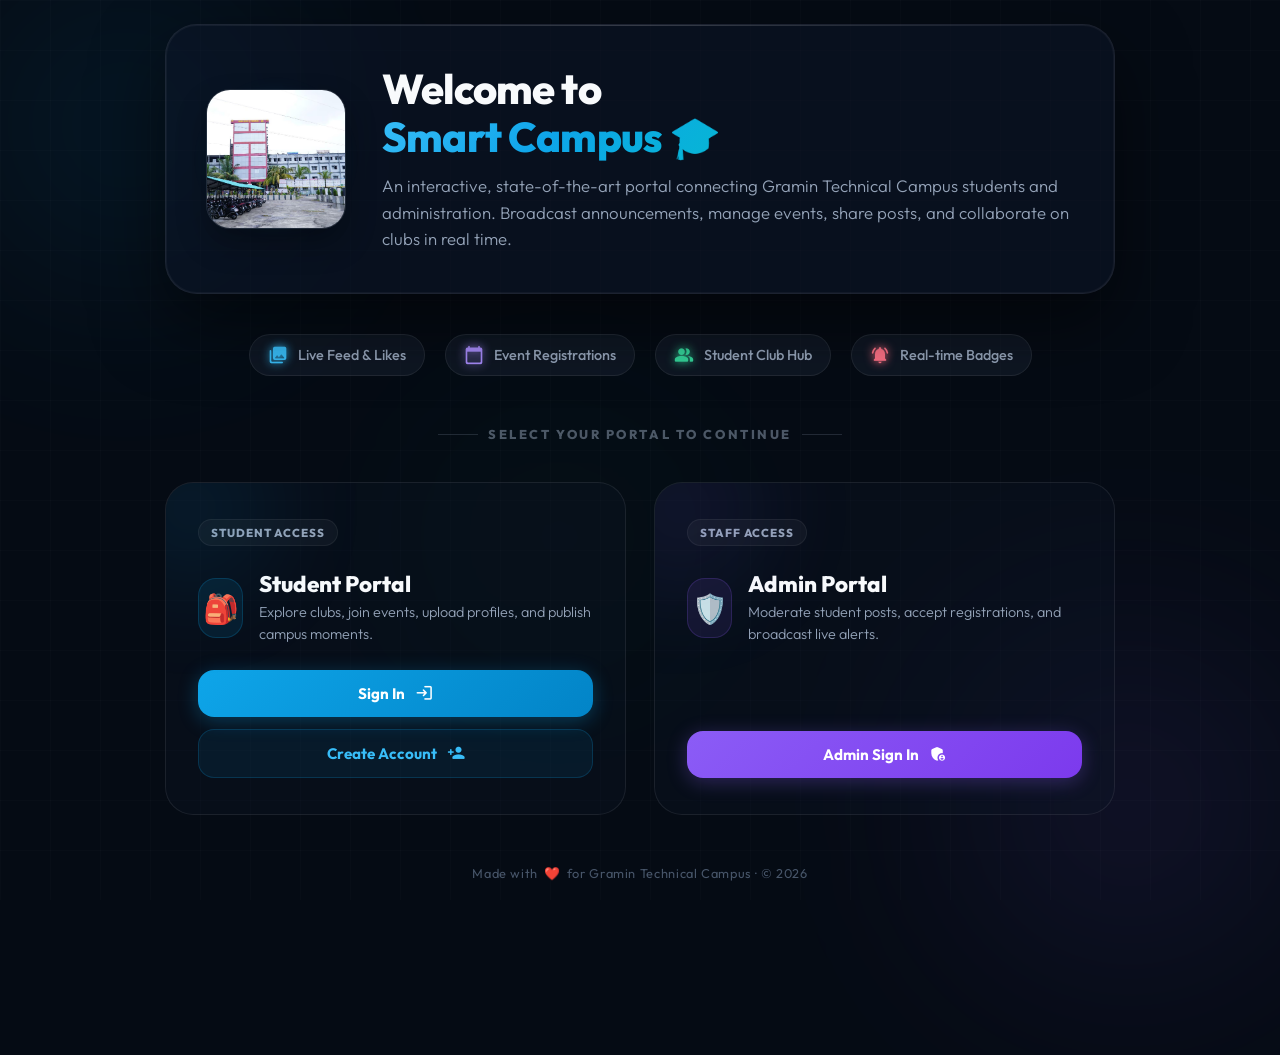
<file: index.html>
<!DOCTYPE html>
<html lang="en">
<head>
    <meta charset="UTF-8">
    <meta name="viewport" content="width=device-width, initial-scale=1.0">
    <title>Smart Campus – Welcome Portal</title>
    <meta name="description" content="Welcome to Smart Campus. Connect with college life, events, clubs, and updates in real-time.">
    <link href="https://fonts.googleapis.com/css2?family=Outfit:wght@300;400;500;600;700;800&display=swap" rel="stylesheet">
    <link href="https://fonts.googleapis.com/icon?family=Material+Icons+Round" rel="stylesheet">
    <style>
        /* Modern Reset and CSS Variables */
        :root {
            --bg-color: #050b14;
            --card-bg-student: rgba(14, 165, 233, 0.05);
            --card-bg-admin: rgba(139, 92, 246, 0.05);
            --accent-student: #0ea5e9;
            --accent-admin: #8b5cf6;
            --text-primary: #f8fafc;
            --text-secondary: #94a3b8;
            --glass-border: rgba(255, 255, 255, 0.08);
            --glow-student: rgba(14, 165, 233, 0.15);
            --glow-admin: rgba(139, 92, 246, 0.15);
        }

        * {
            margin: 0;
            padding: 0;
            box-sizing: border-box;
        }

        body {
            font-family: 'Outfit', sans-serif;
            background-color: var(--bg-color);
            color: var(--text-primary);
            min-height: 100vh;
            display: flex;
            align-items: center;
            justify-content: center;
            padding: 24px;
            overflow-x: hidden;
            position: relative;
        }

        /* Floating Aurora Orbs */
        .orb {
            position: absolute;
            border-radius: 50%;
            filter: blur(100px);
            z-index: 0;
            pointer-events: none;
            opacity: 0.55;
            animation: floatOrb 20s infinite alternate;
        }

        .orb-cyan {
            width: 450px;
            height: 450px;
            background: radial-gradient(circle, rgba(14, 165, 233, 0.25) 0%, transparent 70%);
            top: -100px;
            left: -100px;
        }

        .orb-purple {
            width: 500px;
            height: 500px;
            background: radial-gradient(circle, rgba(139, 92, 246, 0.25) 0%, transparent 70%);
            bottom: -150px;
            right: -100px;
            animation-delay: -5s;
        }

        .orb-green {
            width: 350px;
            height: 350px;
            background: radial-gradient(circle, rgba(16, 185, 129, 0.1) 0%, transparent 70%);
            top: 40%;
            left: 30%;
            animation-delay: -10s;
        }

        @keyframes floatOrb {
            0% { transform: translate(0, 0) scale(1); }
            50% { transform: translate(40px, 60px) scale(1.1); }
            100% { transform: translate(-20px, -40px) scale(0.9); }
        }

        /* Grid Background Pattern */
        .grid-bg {
            position: fixed;
            inset: 0;
            background-image: 
                linear-gradient(rgba(255, 255, 255, 0.015) 1px, transparent 1px),
                linear-gradient(90deg, rgba(255, 255, 255, 0.015) 1px, transparent 1px);
            background-size: 50px 50px;
            pointer-events: none;
            z-index: 1;
        }

        .page-wrapper {
            position: relative;
            z-index: 2;
            width: 100%;
            max-width: 950px;
            display: flex;
            flex-direction: column;
            align-items: center;
            gap: 40px;
            animation: entryFade 1s cubic-bezier(0.16, 1, 0.3, 1) both;
        }

        @keyframes entryFade {
            from { opacity: 0; transform: translateY(40px); }
            to { opacity: 1; transform: translateY(0); }
        }

        /* ── HERO ── */
        .hero {
            display: flex;
            align-items: center;
            gap: 36px;
            width: 100%;
            background: rgba(15, 23, 42, 0.45);
            border: 1px solid var(--glass-border);
            border-radius: 32px;
            padding: 40px;
            backdrop-filter: blur(24px);
            -webkit-backdrop-filter: blur(24px);
            box-shadow: 
                0 30px 70px rgba(0, 0, 0, 0.5),
                0 0 1px 1px rgba(255, 255, 255, 0.05) inset;
            position: relative;
            overflow: hidden;
        }

        .hero::after {
            content: '';
            position: absolute;
            top: 0;
            left: 0;
            right: 0;
            height: 1px;
            background: linear-gradient(90deg, transparent, rgba(255, 255, 255, 0.15), transparent);
        }

        .hero-logo-container {
            position: relative;
            display: flex;
            justify-content: center;
            align-items: center;
        }

        .hero-logo-glow {
            position: absolute;
            width: 160px;
            height: 160px;
            background: radial-gradient(circle, rgba(14, 165, 233, 0.2) 0%, transparent 70%);
            border-radius: 50%;
            filter: blur(5px);
            z-index: 0;
        }

        .hero-image {
            width: 140px;
            height: 140px;
            border-radius: 24px;
            object-fit: cover;
            border: 1.5px solid rgba(255, 255, 255, 0.1);
            box-shadow: 0 15px 30px rgba(0, 0, 0, 0.3);
            z-index: 1;
            transition: transform 0.4s ease;
        }

        .hero:hover .hero-image {
            transform: scale(1.05) rotate(2deg);
        }

        .hero-text h1 {
            font-size: 2.6rem;
            font-weight: 800;
            line-height: 1.15;
            color: var(--text-primary);
            margin-bottom: 12px;
            letter-spacing: -0.02em;
        }

        .hero-text h1 span {
            background: linear-gradient(135deg, #38bdf8, #0ea5e9, #06b6d4);
            -webkit-background-clip: text;
            -webkit-text-fill-color: transparent;
        }

        .hero-text p {
            font-size: 1.05rem;
            color: var(--text-secondary);
            line-height: 1.6;
            font-weight: 300;
        }

        /* ── INTERACTIVE FEATURES GRID ── */
        .features-overview {
            display: flex;
            justify-content: center;
            gap: 20px;
            flex-wrap: wrap;
            width: 100%;
        }

        .feature-chip {
            background: rgba(30, 41, 59, 0.4);
            border: 1.5px solid var(--glass-border);
            padding: 10px 18px;
            border-radius: 100px;
            display: flex;
            align-items: center;
            gap: 10px;
            font-size: 0.9rem;
            font-weight: 500;
            color: var(--text-secondary);
            transition: all 0.3s ease;
        }

        .feature-chip:hover {
            border-color: rgba(255, 255, 255, 0.2);
            color: var(--text-primary);
            background: rgba(30, 41, 59, 0.6);
            transform: translateY(-2px);
        }

        .feature-chip .material-icons-round {
            font-size: 1.25rem;
        }

        .fc-posts { --icon-color: #38bdf8; }
        .fc-events { --icon-color: #a78bfa; }
        .fc-clubs { --icon-color: #34d399; }
        .fc-notif { --icon-color: #fb7185; }

        .feature-chip .material-icons-round {
            color: var(--icon-color);
            text-shadow: 0 0 10px var(--icon-color);
        }

        /* ── SECTION LABEL ── */
        .section-label {
            font-size: 0.8rem;
            font-weight: 800;
            text-transform: uppercase;
            letter-spacing: 0.2em;
            color: rgba(148, 163, 184, 0.5);
            margin-top: 10px;
            position: relative;
        }

        .section-label::before, .section-label::after {
            content: '';
            position: absolute;
            top: 50%;
            width: 40px;
            height: 1px;
            background: rgba(148, 163, 184, 0.2);
        }

        .section-label::before { left: -50px; }
        .section-label::after { right: -50px; }

        /* ── DUAL PORTALS ── */
        .portals {
            display: grid;
            grid-template-columns: 1fr 1fr;
            gap: 28px;
            width: 100%;
        }

        .portal-card {
            background: rgba(15, 23, 42, 0.3);
            border: 1.5px solid var(--glass-border);
            border-radius: 28px;
            padding: 36px 32px;
            display: flex;
            flex-direction: column;
            gap: 24px;
            position: relative;
            overflow: hidden;
            transition: all 0.4s cubic-bezier(0.16, 1, 0.3, 1);
            backdrop-filter: blur(16px);
            -webkit-backdrop-filter: blur(16px);
        }

        .portal-card::before {
            content: '';
            position: absolute;
            width: 150px;
            height: 150px;
            border-radius: 50%;
            filter: blur(60px);
            opacity: 0.12;
            top: -50px;
            left: -50px;
            transition: all 0.4s ease;
            pointer-events: none;
        }

        .portal-student::before { background: var(--accent-student); }
        .portal-admin::before { background: var(--accent-admin); }

        .portal-card:hover {
            transform: translateY(-8px);
            border-color: var(--accent-color);
            box-shadow: 
                0 30px 60px rgba(0, 0, 0, 0.4),
                0 0 30px var(--glow-color);
        }

        .portal-student {
            --accent-color: var(--accent-student);
            --glow-color: var(--glow-student);
        }

        .portal-admin {
            --accent-color: var(--accent-admin);
            --glow-color: var(--glow-admin);
        }

        .portal-badge {
            align-self: flex-start;
            font-size: 0.72rem;
            font-weight: 800;
            padding: 5px 12px;
            border-radius: 100px;
            text-transform: uppercase;
            letter-spacing: 0.08em;
            background: rgba(255, 255, 255, 0.04);
            border: 1px solid rgba(255, 255, 255, 0.06);
            color: var(--text-secondary);
            transition: all 0.3s ease;
        }

        .portal-card:hover .portal-badge {
            background: rgba(255, 255, 255, 0.08);
            border-color: var(--accent-color);
            color: var(--text-primary);
        }

        .portal-header {
            display: flex;
            align-items: center;
            gap: 16px;
        }

        .portal-icon {
            width: 60px;
            height: 60px;
            border-radius: 18px;
            display: flex;
            align-items: center;
            justify-content: center;
            font-size: 1.8rem;
            transition: transform 0.4s cubic-bezier(0.175, 0.885, 0.32, 1.275);
        }

        .portal-student .portal-icon {
            background: rgba(14, 165, 233, 0.1);
            border: 1px solid rgba(14, 165, 233, 0.2);
        }

        .portal-admin .portal-icon {
            background: rgba(139, 92, 246, 0.1);
            border: 1px solid rgba(139, 92, 246, 0.2);
        }

        .portal-card:hover .portal-icon {
            transform: scale(1.1) rotate(5deg);
        }

        .portal-info h2 {
            font-size: 1.4rem;
            font-weight: 800;
            color: var(--text-primary);
            margin-bottom: 4px;
        }

        .portal-info p {
            font-size: 0.9rem;
            color: var(--text-secondary);
            line-height: 1.5;
            font-weight: 300;
        }

        .portal-actions {
            display: flex;
            flex-direction: column;
            gap: 12px;
            margin-top: auto;
        }

        /* Buttons Styling */
        .btn {
            width: 100%;
            padding: 14px 20px;
            border-radius: 16px;
            font-size: 0.95rem;
            font-weight: 700;
            font-family: inherit;
            display: inline-flex;
            align-items: center;
            justify-content: center;
            gap: 10px;
            text-decoration: none;
            cursor: pointer;
            transition: all 0.3s cubic-bezier(0.16, 1, 0.3, 1);
            border: none;
        }

        .btn-student-primary {
            background: linear-gradient(135deg, #0ea5e9, #0284c7);
            color: #ffffff;
            box-shadow: 0 4px 20px rgba(14, 165, 233, 0.3);
        }

        .btn-student-primary:hover {
            background: linear-gradient(135deg, #38bdf8, #0ea5e9);
            box-shadow: 0 8px 25px rgba(14, 165, 233, 0.45);
            transform: translateY(-2px);
        }

        .btn-student-secondary {
            background: rgba(14, 165, 233, 0.08);
            color: #38bdf8;
            border: 1px solid rgba(14, 165, 233, 0.2);
        }

        .btn-student-secondary:hover {
            background: rgba(14, 165, 233, 0.15);
            border-color: rgba(14, 165, 233, 0.4);
            transform: translateY(-2px);
        }

        .btn-admin-primary {
            background: linear-gradient(135deg, #8b5cf6, #7c3aed);
            color: #ffffff;
            box-shadow: 0 4px 20px rgba(139, 92, 246, 0.3);
        }

        .btn-admin-primary:hover {
            background: linear-gradient(135deg, #a78bfa, #8b5cf6);
            box-shadow: 0 8px 25px rgba(139, 92, 246, 0.45);
            transform: translateY(-2px);
        }

        .btn .material-icons-round {
            font-size: 1.15rem;
            transition: transform 0.3s ease;
        }

        .btn:hover .material-icons-round {
            transform: translateX(4px);
        }

        /* ── FOOTER ── */
        .footer-note {
            font-size: 0.8rem;
            color: #475569;
            text-align: center;
            margin-top: 10px;
            letter-spacing: 0.05em;
            display: flex;
            align-items: center;
            gap: 6px;
        }

        .footer-note span {
            color: #ef4444;
            animation: beat 1.2s infinite alternate;
        }

        @keyframes beat {
            to { transform: scale(1.2); }
        }

        /* ── RESPONSIVE ── */
        @media (max-width: 768px) {
            .hero {
                flex-direction: column;
                text-align: center;
                padding: 30px;
            }
            .hero-image {
                width: 120px;
                height: 120px;
            }
            .hero-text h1 { font-size: 2.1rem; }
            .portals {
                grid-template-columns: 1fr;
                gap: 20px;
            }
            .section-label::before, .section-label::after {
                display: none;
            }
        }
    </style>
</head>
<body>

    <!-- Grid Layout Backgrounds -->
    <div class="grid-bg"></div>
    <div class="orb orb-cyan"></div>
    <div class="orb orb-purple"></div>
    <div class="orb orb-green"></div>

    <div class="page-wrapper">

        <!-- HERO BRAND CARD -->
        <div class="hero">
            <div class="hero-logo-container">
                <div class="hero-logo-glow"></div>
                <!-- Try to render Gramin Campus Logo, fall back to default profile logo -->
                <img src="images/gramin-technical-campus" alt="Gramin Technical Campus" class="hero-image"
                     onerror="this.src='images/logo.png'">
            </div>
            <div class="hero-text">
                <h1>Welcome to <br><span>Smart Campus 🎓</span></h1>
                <p>An interactive, state-of-the-art portal connecting Gramin Technical Campus students and administration. Broadcast announcements, manage events, share posts, and collaborate on clubs in real time.</p>
            </div>
        </div>

        <!-- APP HIGHLIGHT CHIPS -->
        <div class="features-overview">
            <div class="feature-chip fc-posts">
                <span class="material-icons-round">photo_library</span>
                <span>Live Feed & Likes</span>
            </div>
            <div class="feature-chip fc-events">
                <span class="material-icons-round">calendar_today</span>
                <span>Event Registrations</span>
            </div>
            <div class="feature-chip fc-clubs">
                <span class="material-icons-round">people_alt</span>
                <span>Student Club Hub</span>
            </div>
            <div class="feature-chip fc-notif">
                <span class="material-icons-round">notifications_active</span>
                <span>Real-time Badges</span>
            </div>
        </div>

        <!-- PORTAL SELECTOR LABEL -->
        <div class="section-label">Select your portal to continue</div>

        <!-- DUAL PORTALS -->
        <div class="portals">

            <!-- STUDENT PORTAL -->
            <div class="portal-card portal-student">
                <span class="portal-badge">Student Access</span>
                <div class="portal-header">
                    <div class="portal-icon">🎒</div>
                    <div class="portal-info">
                        <h2>Student Portal</h2>
                        <p>Explore clubs, join events, upload profiles, and publish campus moments.</p>
                    </div>
                </div>
                <div class="portal-actions">
                    <a href="signIn.html" class="btn btn-student-primary" id="studentLoginBtn">
                        Sign In
                        <span class="material-icons-round">login</span>
                    </a>
                    <a href="signUp.html" class="btn btn-student-secondary" id="studentSignupBtn">
                        Create Account
                        <span class="material-icons-round">person_add</span>
                    </a>
                </div>
            </div>

            <!-- ADMIN PORTAL -->
            <div class="portal-card portal-admin">
                <span class="portal-badge">Staff Access</span>
                <div class="portal-header">
                    <div class="portal-icon">🛡️</div>
                    <div class="portal-info">
                        <h2>Admin Portal</h2>
                        <p>Moderate student posts, accept registrations, and broadcast live alerts.</p>
                    </div>
                </div>
                <div class="portal-actions">
                    <a href="adminSignIn.html" class="btn btn-admin-primary" id="adminLoginBtn">
                        Admin Sign In
                        <span class="material-icons-round">admin_panel_settings</span>
                    </a>
                </div>
            </div>

        </div>

        <!-- FOOTER BRANDING -->
        <div class="footer-note">
            Made with <span>❤️</span> for Gramin Technical Campus · © 2026
        </div>

    </div>

    <script src="script.js"></script>
</body>
</html>
</file>
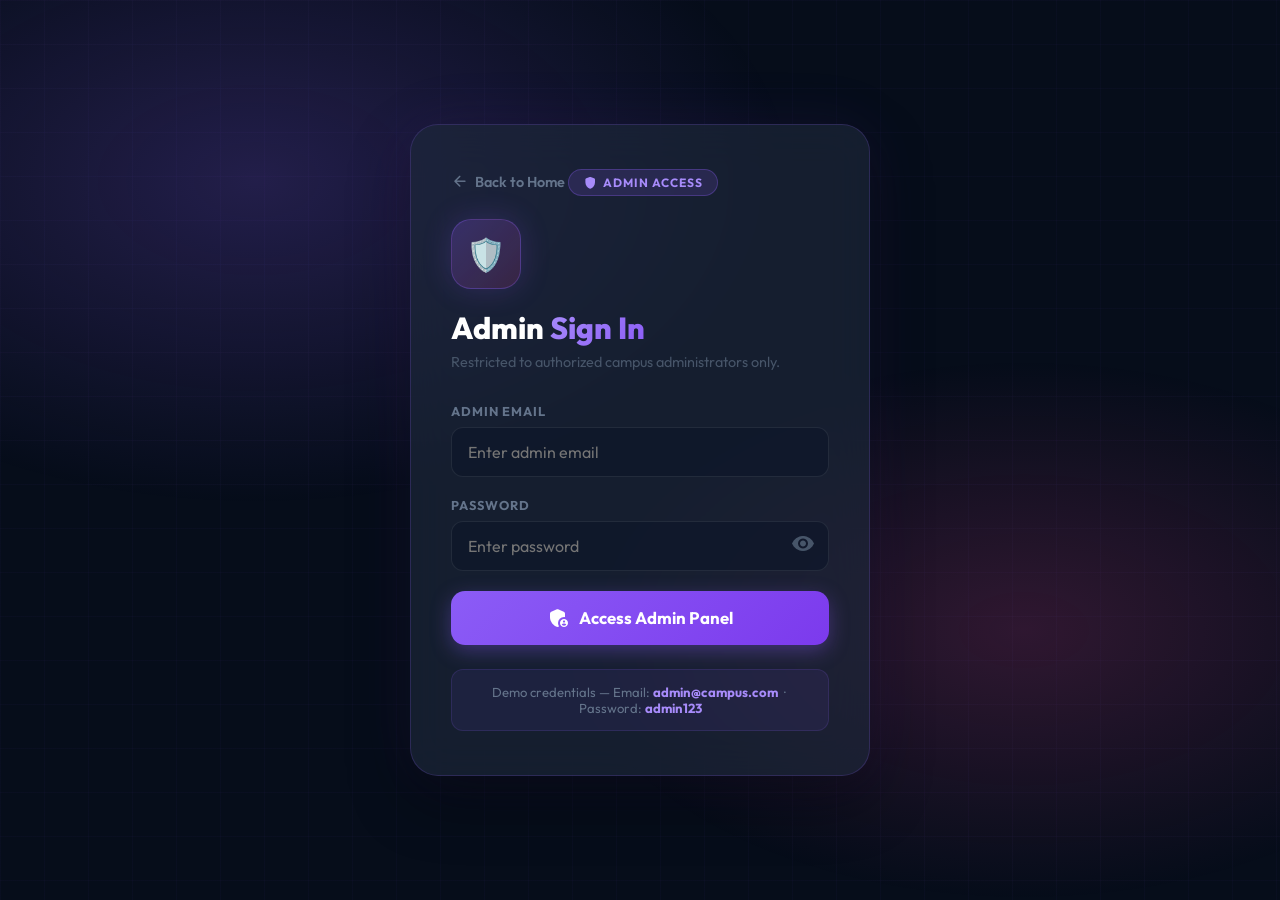
<file: adminDashboard.html>
<!DOCTYPE html>
<html lang="en">
<head>
    <meta charset="UTF-8">
    <meta name="viewport" content="width=device-width, initial-scale=1.0">
    <title>Admin Dashboard – Smart Campus</title>
    <link href="https://fonts.googleapis.com/css2?family=Outfit:wght@300;400;600;700;800&display=swap" rel="stylesheet">
    <link href="https://fonts.googleapis.com/icon?family=Material+Icons+Round" rel="stylesheet">
    <style>
        * { margin: 0; padding: 0; box-sizing: border-box; }

        body {
            font-family: 'Outfit', sans-serif;
            background: #060d1a;
            color: #f1f5f9;
            min-height: 100vh;
            padding-bottom: 40px;
            overflow-x: hidden;
        }

        body::before {
            content: '';
            position: fixed;
            inset: 0;
            background:
                radial-gradient(ellipse 80% 60% at 20% 10%, rgba(139,92,246,0.18) 0%, transparent 60%),
                radial-gradient(ellipse 60% 50% at 80% 80%, rgba(236,72,153,0.15) 0%, transparent 60%);
            animation: aurora 8s ease-in-out infinite alternate;
            pointer-events: none;
            z-index: 0;
        }

        @keyframes aurora {
            0%   { opacity: 0.7; transform: scale(1); }
            100% { opacity: 1;   transform: scale(1.05); }
        }

        body::after {
            content: '';
            position: fixed;
            inset: 0;
            background-image:
                linear-gradient(rgba(139,92,246,0.03) 1px, transparent 1px),
                linear-gradient(90deg, rgba(139,92,246,0.03) 1px, transparent 1px);
            background-size: 44px 44px;
            pointer-events: none;
            z-index: 0;
        }

        .container {
            position: relative;
            z-index: 1;
            max-width: 600px;
            margin: 0 auto;
            padding: 24px 18px;
        }

        /* ── HEADER ── */
        .topbar {
            background: linear-gradient(135deg, rgba(139,92,246,0.2), rgba(236,72,153,0.12));
            border: 1px solid rgba(139,92,246,0.25);
            border-radius: 24px;
            padding: 20px 24px;
            display: flex;
            align-items: center;
            justify-content: space-between;
            margin-bottom: 22px;
            backdrop-filter: blur(20px);
            box-shadow: 0 12px 40px rgba(0,0,0,0.3), 0 0 50px rgba(139,92,246,0.08);
            animation: slideDown 0.5s ease both;
        }

        @keyframes slideDown {
            from { opacity: 0; transform: translateY(-20px); }
            to   { opacity: 1; transform: translateY(0); }
        }

        .topbar-left h2 {
            font-size: 1.2rem;
            font-weight: 800;
            color: #fff;
        }

        .topbar-left p {
            font-size: 0.78rem;
            color: #64748b;
            margin-top: 2px;
        }

        .admin-tag {
            display: inline-flex;
            align-items: center;
            gap: 5px;
            background: rgba(139,92,246,0.15);
            border: 1px solid rgba(139,92,246,0.3);
            color: #a78bfa;
            padding: 4px 12px;
            border-radius: 20px;
            font-size: 0.72rem;
            font-weight: 700;
            text-transform: uppercase;
            letter-spacing: 0.06em;
            margin-bottom: 8px;
        }

        .logout-btn {
            display: inline-flex;
            align-items: center;
            gap: 5px;
            background: rgba(239,68,68,0.12);
            border: 1px solid rgba(239,68,68,0.25);
            color: #f87171;
            padding: 8px 16px;
            border-radius: 20px;
            font-size: 0.8rem;
            font-weight: 700;
            cursor: pointer;
            transition: all 0.2s ease;
            font-family: inherit;
        }

        .logout-btn:hover {
            background: #ef4444;
            color: #fff;
            border-color: #ef4444;
        }

        /* ── STATS ── */
        .stats-grid {
            display: grid;
            grid-template-columns: repeat(3, 1fr);
            gap: 12px;
            margin-bottom: 22px;
            animation: fadeUp 0.6s ease both;
            animation-delay: 0.1s;
        }

        @keyframes fadeUp {
            from { opacity: 0; transform: translateY(16px); }
            to   { opacity: 1; transform: translateY(0); }
        }

        .stat-box {
            background: rgba(15,23,42,0.7);
            border: 1px solid rgba(255,255,255,0.06);
            border-radius: 20px;
            padding: 20px 12px 16px;
            text-align: center;
            backdrop-filter: blur(12px);
            transition: transform 0.3s ease;
            cursor: default;
        }

        .stat-box:hover { transform: translateY(-4px); }

        .stat-num {
            font-size: 2rem;
            font-weight: 800;
            line-height: 1;
            margin-bottom: 4px;
        }

        .stat-lbl {
            font-size: 0.68rem;
            font-weight: 700;
            text-transform: uppercase;
            letter-spacing: 0.06em;
            color: #475569;
        }

        .c-purple { color: #a78bfa; text-shadow: 0 0 12px rgba(167,139,250,0.5); }
        .c-cyan   { color: #38bdf8; text-shadow: 0 0 12px rgba(56,189,248,0.5); }
        .c-pink   { color: #f472b6; text-shadow: 0 0 12px rgba(244,114,182,0.5); }

        /* ── SECTION ── */
        .section {
            margin-bottom: 22px;
            animation: fadeUp 0.6s ease both;
            animation-delay: 0.15s;
        }

        .sec-head {
            display: flex;
            align-items: center;
            justify-content: space-between;
            margin-bottom: 12px;
        }

        .sec-head h3 {
            font-size: 0.95rem;
            font-weight: 700;
            color: #e2e8f0;
        }

        .sec-badge {
            font-size: 0.7rem;
            font-weight: 700;
            padding: 3px 10px;
            border-radius: 20px;
            background: rgba(139,92,246,0.15);
            color: #a78bfa;
            border: 1px solid rgba(139,92,246,0.2);
        }

        /* ── ANNOUNCEMENT CARD ── */
        .announce-card {
            background: rgba(15,23,42,0.7);
            border: 1px solid rgba(139,92,246,0.15);
            border-radius: 20px;
            padding: 22px;
            backdrop-filter: blur(12px);
        }

        .announce-card textarea {
            width: 100%;
            background: rgba(6,13,26,0.6);
            border: 1px solid rgba(255,255,255,0.08);
            border-radius: 12px;
            color: #fff;
            font-family: inherit;
            font-size: 0.95rem;
            padding: 14px;
            resize: none;
            transition: all 0.3s ease;
        }

        .announce-card textarea:focus {
            outline: none;
            border-color: #8b5cf6;
            box-shadow: 0 0 0 4px rgba(139,92,246,0.15);
        }

        .announce-card textarea::placeholder { color: #334155; }

        .announce-card input[type="text"] {
            width: 100%;
            background: rgba(6,13,26,0.6);
            border: 1px solid rgba(255,255,255,0.08);
            border-radius: 12px;
            color: #fff;
            font-family: inherit;
            font-size: 0.95rem;
            padding: 14px;
            margin-bottom: 12px;
            transition: all 0.3s ease;
        }

        .announce-card input[type="text"]:focus {
            outline: none;
            border-color: #8b5cf6;
            box-shadow: 0 0 0 4px rgba(139,92,246,0.15);
        }

        .announce-card input::placeholder { color: #334155; }

        .btn-post {
            width: 100%;
            padding: 13px;
            background: linear-gradient(135deg, #8b5cf6, #7c3aed);
            color: #fff;
            border: none;
            border-radius: 12px;
            font-size: 0.95rem;
            font-weight: 700;
            cursor: pointer;
            font-family: inherit;
            margin-top: 12px;
            transition: all 0.3s ease;
            display: flex;
            align-items: center;
            justify-content: center;
            gap: 8px;
            box-shadow: 0 4px 16px rgba(139,92,246,0.3);
        }

        .btn-post:hover {
            background: linear-gradient(135deg, #a78bfa, #8b5cf6);
            transform: translateY(-2px);
            box-shadow: 0 8px 24px rgba(139,92,246,0.45);
        }

        /* ── REGISTRATIONS LIST ── */
        .reg-list { display: flex; flex-direction: column; gap: 12px; }

        .reg-item {
            background: rgba(15,23,42,0.7);
            border: 1px solid rgba(255,255,255,0.06);
            border-radius: 18px;
            padding: 16px 18px;
            display: flex;
            align-items: center;
            justify-content: space-between;
            gap: 12px;
            transition: all 0.2s ease;
        }

        .reg-item:hover {
            border-color: rgba(139,92,246,0.25);
            transform: translateX(4px);
        }

        .reg-info h4 {
            font-size: 0.92rem;
            font-weight: 700;
            color: #fff;
            margin-bottom: 4px;
        }

        .reg-info p {
            font-size: 0.78rem;
            color: #475569;
        }

        .btn-delete {
            background: rgba(239,68,68,0.12);
            border: 1px solid rgba(239,68,68,0.2);
            color: #f87171;
            padding: 7px 14px;
            border-radius: 10px;
            font-size: 0.78rem;
            font-weight: 700;
            cursor: pointer;
            font-family: inherit;
            transition: all 0.2s ease;
            white-space: nowrap;
        }

        .btn-delete:hover {
            background: #ef4444;
            color: #fff;
            border-color: #ef4444;
        }

        /* ── POSTS LIST ── */
        .posts-list { display: flex; flex-direction: column; gap: 12px; }

        .post-item {
            background: rgba(15,23,42,0.7);
            border: 1px solid rgba(255,255,255,0.06);
            border-radius: 18px;
            padding: 16px 18px;
            display: flex;
            align-items: center;
            justify-content: space-between;
            gap: 12px;
            transition: all 0.2s ease;
        }

        .post-item:hover {
            border-color: rgba(139,92,246,0.25);
            transform: translateX(4px);
        }

        .post-thumb {
            width: 52px;
            height: 52px;
            border-radius: 10px;
            object-fit: cover;
            flex-shrink: 0;
        }

        .post-info h4 {
            font-size: 0.9rem;
            font-weight: 700;
            color: #fff;
            margin-bottom: 3px;
        }

        .post-info p {
            font-size: 0.76rem;
            color: #475569;
        }

        /* ── EMPTY STATE ── */
        .empty-state {
            text-align: center;
            padding: 32px;
            color: #334155;
            font-size: 0.9rem;
            font-weight: 600;
        }

        .empty-state .material-icons-round {
            font-size: 2.5rem;
            display: block;
            margin-bottom: 8px;
            opacity: 0.4;
        }

        /* ── SUCCESS TOAST ── */
        .toast {
            position: fixed;
            bottom: 30px;
            left: 50%;
            transform: translateX(-50%) translateY(100px);
            background: rgba(16,185,129,0.15);
            border: 1px solid rgba(16,185,129,0.3);
            color: #34d399;
            padding: 12px 24px;
            border-radius: 14px;
            font-size: 0.9rem;
            font-weight: 700;
            backdrop-filter: blur(12px);
            transition: transform 0.4s cubic-bezier(0.4,0,0.2,1);
            z-index: 9999;
        }

        .toast.show { transform: translateX(-50%) translateY(0); }

        /* ── DANGER ZONE ── */
        .danger-zone {
            background: rgba(239,68,68,0.06);
            border: 1px solid rgba(239,68,68,0.15);
            border-radius: 20px;
            padding: 20px;
        }

        .btn-danger {
            width: 100%;
            padding: 12px;
            background: rgba(239,68,68,0.12);
            border: 1px solid rgba(239,68,68,0.25);
            color: #f87171;
            border-radius: 12px;
            font-size: 0.9rem;
            font-weight: 700;
            cursor: pointer;
            font-family: inherit;
            transition: all 0.2s ease;
            display: flex;
            align-items: center;
            justify-content: center;
            gap: 8px;
            margin-top: 10px;
        }

        .btn-danger:first-child { margin-top: 0; }

        .btn-danger:hover {
            background: rgba(239,68,68,0.25);
            border-color: #ef4444;
        }

        /* DIVIDER */
        hr { border: none; border-top: 1px solid rgba(255,255,255,0.05); margin: 10px 0; }
    </style>
</head>
<body>

<div class="container">

    <!-- TOPBAR -->
    <div class="topbar">
        <div class="topbar-left">
            <div class="admin-tag">
                <span class="material-icons-round" style="font-size:0.85rem;">shield</span>
                Admin Panel
            </div>
            <h2>🛡️ Admin Dashboard</h2>
            <p>Smart Campus Control Center</p>
        </div>
        <button class="logout-btn" onclick="adminLogout()">
            <span class="material-icons-round" style="font-size:1rem;">logout</span>
            Logout
        </button>
    </div>

    <!-- STATS -->
    <div class="stats-grid">
        <div class="stat-box">
            <div class="stat-num c-purple" id="statStudents">0</div>
            <div class="stat-lbl">Students</div>
        </div>
        <div class="stat-box">
            <div class="stat-num c-cyan" id="statPosts">0</div>
            <div class="stat-lbl">Posts</div>
        </div>
        <div class="stat-box">
            <div class="stat-num c-pink" id="statRegs">0</div>
            <div class="stat-lbl">Registrations</div>
        </div>
    </div>

    <!-- POST ANNOUNCEMENT -->
    <div class="section">
        <div class="sec-head">
            <h3>📢 Post Announcement</h3>
            <span class="sec-badge">Broadcast</span>
        </div>
        <div class="announce-card">
            <input type="text" id="announcTitle" placeholder="Announcement title...">
            <textarea id="announcText" rows="3" placeholder="Write your announcement for all students..."></textarea>
            <button class="btn-post" onclick="postAnnouncement()">
                <span class="material-icons-round" style="font-size:1.1rem;">campaign</span>
                Broadcast to Students
            </button>
        </div>
    </div>

    <!-- STUDENT REGISTRATIONS -->
    <div class="section">
        <div class="sec-head">
            <h3>🎟️ Event Registrations</h3>
            <span class="sec-badge" id="regCountBadge">0</span>
        </div>
        <div class="reg-list" id="regList">
            <div class="empty-state">
                <span class="material-icons-round">event_busy</span>
                No registrations yet
            </div>
        </div>
    </div>

    <!-- CAMPUS POSTS -->
    <div class="section">
        <div class="sec-head">
            <h3>📸 Student Posts</h3>
            <span class="sec-badge" id="postCountBadge">0</span>
        </div>
        <div class="posts-list" id="postsList">
            <div class="empty-state">
                <span class="material-icons-round">photo_library</span>
                No posts yet
            </div>
        </div>
    </div>

    <!-- DANGER ZONE -->
    <div class="section">
        <div class="sec-head">
            <h3>⚠️ Admin Actions</h3>
        </div>
        <div class="danger-zone">
            <button class="btn-danger" onclick="clearAllPosts()">
                <span class="material-icons-round" style="font-size:1rem;">delete_sweep</span>
                Clear All Student Posts
            </button>
            <hr>
            <button class="btn-danger" onclick="clearAllRegistrations()">
                <span class="material-icons-round" style="font-size:1rem;">playlist_remove</span>
                Clear All Registrations
            </button>
        </div>
    </div>

</div>

<!-- TOAST -->
<div class="toast" id="toast">✅ Action successful!</div>

<script>
    // ── AUTH GUARD ──
    if (localStorage.getItem("adminLoggedIn") !== "true") {
        window.location.href = "adminSignIn.html";
    }

    // ── LOGOUT ──
    function adminLogout() {
        if (confirm("Are you sure you want to logout?")) {
            localStorage.removeItem("adminLoggedIn");
            window.location.href = "index.html";
        }
    }

    // ── TOAST ──
    function showToast(msg) {
        const t = document.getElementById("toast");
        t.textContent = msg;
        t.classList.add("show");
        setTimeout(() => t.classList.remove("show"), 3000);
    }

    // ── LOAD STATS ──
    async function loadStats() {
        try {
            const postsRes = await fetch('http://localhost:3000/api/posts');
            const regsRes  = await fetch('http://localhost:3000/api/events/registrations');
            const usersRes = await fetch('http://localhost:3000/api/admin/users/count');

            if (!postsRes.ok || !regsRes.ok || !usersRes.ok) throw new Error('Failed to load stats');

            const posts = await postsRes.json();
            const regs  = await regsRes.json();
            const users = await usersRes.json();

            // Set student count dynamically
            document.getElementById("statStudents").textContent = users.count;
            document.getElementById("statPosts").textContent    = posts.length;
            document.getElementById("statRegs").textContent     = regs.length;
            document.getElementById("regCountBadge").textContent = regs.length;
            document.getElementById("postCountBadge").textContent = posts.length;
        } catch (err) {
            console.error('Error loading stats:', err);
        }
    }

    // ── LOAD REGISTRATIONS ──
    async function loadRegistrations() {
        const list = document.getElementById("regList");
        try {
            const response = await fetch('http://localhost:3000/api/events/registrations');
            if (!response.ok) throw new Error('Failed to fetch registrations');
            const regs = await response.json();

            if (regs.length === 0) {
                list.innerHTML = `<div class="empty-state"><span class="material-icons-round">event_busy</span>No registrations yet</div>`;
                return;
            }

            list.innerHTML = regs.map((r) => `
                <div class="reg-item">
                    <div class="reg-info">
                        <h4>🎟️ ${r.event || "Event"}</h4>
                        <p>👤 ${r.name || "–"} &nbsp;·&nbsp; 📧 ${r.email || "–"} &nbsp;·&nbsp; 🏫 ${r.class || "–"}</p>
                    </div>
                    <button class="btn-delete" onclick="deleteReg('${r.id}')">Remove</button>
                </div>
            `).join('');
        } catch (err) {
            console.error('Error loading registrations:', err);
            list.innerHTML = `<div class="empty-state" style="color:#f87171;"><span class="material-icons-round">error</span>Error loading registrations</div>`;
        }
    }

    // ── DELETE REGISTRATION ──
    async function deleteReg(regId) {
        if (!confirm("Are you sure you want to remove this registration?")) return;

        try {
            const response = await fetch(`http://localhost:3000/api/events/registrations/${regId}`, {
                method: 'DELETE'
            });

            if (response.ok) {
                loadRegistrations();
                loadStats();
                showToast("✅ Registration removed!");
            } else {
                alert("❌ Failed to remove registration");
            }
        } catch (err) {
            console.error('Delete registration error:', err);
            alert("❌ Network error removing registration");
        }
    }

    // ── LOAD POSTS ──
    async function loadPosts() {
        const list  = document.getElementById("postsList");
        try {
            const response = await fetch('http://localhost:3000/api/posts');
            if (!response.ok) throw new Error('Failed to fetch posts');
            const posts = await response.json();

            if (posts.length === 0) {
                list.innerHTML = `<div class="empty-state"><span class="material-icons-round">photo_library</span>No posts yet</div>`;
                return;
            }

            list.innerHTML = posts.map((p) => `
                <div class="post-item">
                    <img src="${p.image || 'https://images.unsplash.com/photo-1523050854058-8df90110c9f1?q=80&w=800'}" class="post-thumb" alt="Post">
                    <div class="post-info" style="flex:1">
                        <h4>${p.title}</h4>
                        <p>${p.caption ? p.caption.substring(0,60) : ""}...</p>
                    </div>
                    <button class="btn-delete" onclick="deletePost('${p.id}')">Delete</button>
                </div>
            `).join('');
        } catch (err) {
            console.error('Error loading posts:', err);
            list.innerHTML = `<div class="empty-state" style="color:#f87171;"><span class="material-icons-round">error</span>Error loading posts</div>`;
        }
    }

    // ── DELETE POST ──
    async function deletePost(postId) {
        if (!confirm("Are you sure you want to delete this post?")) return;

        try {
            const response = await fetch(`http://localhost:3000/api/posts/${postId}`, {
                method: 'DELETE'
            });

            if (response.ok) {
                loadPosts();
                loadStats();
                showToast("🗑️ Post deleted!");
            } else {
                alert("❌ Failed to delete post");
            }
        } catch (err) {
            console.error('Delete post error:', err);
            alert("❌ Network error deleting post");
        }
    }

    // ── POST ANNOUNCEMENT ──
    async function postAnnouncement() {
        const title = document.getElementById("announcTitle").value.trim();
        const message  = document.getElementById("announcText").value.trim();

        if (!title || !message) {
            alert("⚠️ Please fill in both title and message!");
            return;
        }

        try {
            const response = await fetch('http://localhost:3000/api/admin/announcement', {
                method: 'POST',
                headers: { 'Content-Type': 'application/json' },
                body: JSON.stringify({ title, message })
            });

            if (response.ok) {
                document.getElementById("announcTitle").value = "";
                document.getElementById("announcText").value  = "";
                loadPosts();
                loadStats();
                showToast("📢 Announcement broadcast to students!");
            } else {
                alert("❌ Failed to send announcement");
            }
        } catch (err) {
            console.error('Broadcast error:', err);
            alert("❌ Network error sending announcement");
        }
    }

    // ── CLEAR ALL POSTS ──
    async function clearAllPosts() {
        if (confirm("Delete ALL student posts? This cannot be undone!")) {
            try {
                const response = await fetch('http://localhost:3000/api/admin/clear-posts', {
                    method: 'DELETE'
                });

                if (response.ok) {
                    loadPosts();
                    loadStats();
                    showToast("🗑️ All posts cleared!");
                } else {
                    alert("❌ Failed to clear posts");
                }
            } catch (err) {
                console.error('Clear posts error:', err);
                alert("❌ Network error clearing posts");
            }
        }
    }

    // ── CLEAR ALL REGISTRATIONS ──
    async function clearAllRegistrations() {
        if (confirm("Clear ALL event registrations? This cannot be undone!")) {
            try {
                const response = await fetch('http://localhost:3000/api/admin/clear-registrations', {
                    method: 'DELETE'
                });

                if (response.ok) {
                    loadRegistrations();
                    loadStats();
                    showToast("🗑️ All registrations cleared!");
                } else {
                    alert("❌ Failed to clear registrations");
                }
            } catch (err) {
                console.error('Clear registrations error:', err);
                alert("❌ Network error clearing registrations");
            }
        }
    }

    // ── INIT ──
    window.onload = function () {
        loadStats();
        loadRegistrations();
        loadPosts();
    };
</script>
</body>
</html>
</file>
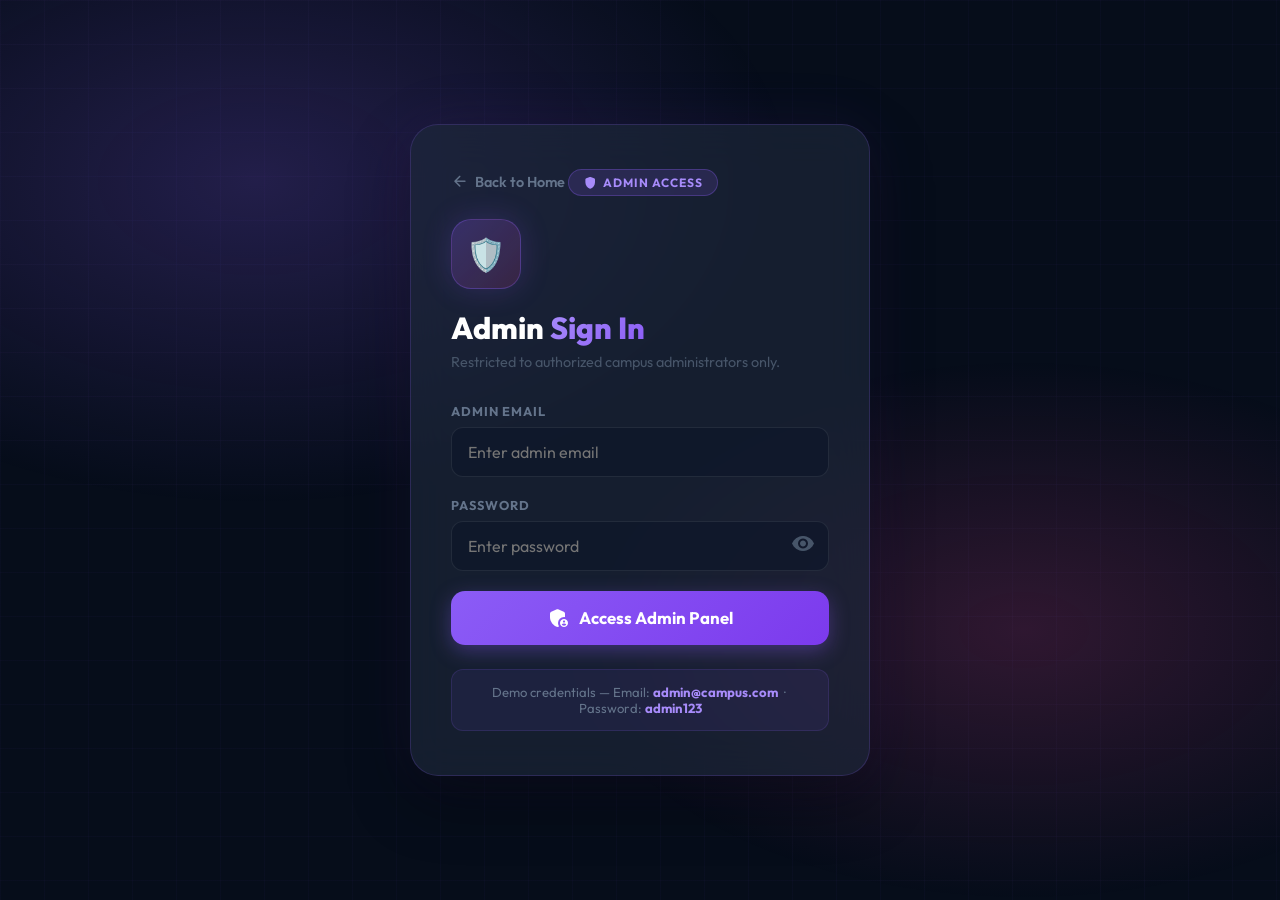
<file: adminSignIn.html>
<!DOCTYPE html>
<html lang="en">
<head>
    <meta charset="UTF-8">
    <meta name="viewport" content="width=device-width, initial-scale=1.0">
    <title>Admin Sign In – Smart Campus</title>
    <link href="https://fonts.googleapis.com/css2?family=Outfit:wght@300;400;600;700;800&display=swap" rel="stylesheet">
    <link href="https://fonts.googleapis.com/icon?family=Material+Icons+Round" rel="stylesheet">
    <style>
        * { margin: 0; padding: 0; box-sizing: border-box; }

        body {
            font-family: 'Outfit', sans-serif;
            background: #060d1a;
            min-height: 100vh;
            display: flex;
            align-items: center;
            justify-content: center;
            padding: 20px;
            color: #f1f5f9;
            overflow-x: hidden;
        }

        body::before {
            content: '';
            position: fixed;
            inset: 0;
            background:
                radial-gradient(ellipse 70% 60% at 20% 20%, rgba(139,92,246,0.22) 0%, transparent 60%),
                radial-gradient(ellipse 60% 50% at 80% 70%, rgba(236,72,153,0.18) 0%, transparent 60%);
            animation: aurora 8s ease-in-out infinite alternate;
            pointer-events: none;
            z-index: 0;
        }

        @keyframes aurora {
            0%   { opacity: 0.8; transform: scale(1); }
            100% { opacity: 1;   transform: scale(1.05); }
        }

        body::after {
            content: '';
            position: fixed;
            inset: 0;
            background-image:
                linear-gradient(rgba(139,92,246,0.03) 1px, transparent 1px),
                linear-gradient(90deg, rgba(139,92,246,0.03) 1px, transparent 1px);
            background-size: 44px 44px;
            pointer-events: none;
            z-index: 0;
        }

        .card {
            position: relative;
            z-index: 1;
            background: rgba(30,41,59,0.65);
            backdrop-filter: blur(20px);
            -webkit-backdrop-filter: blur(20px);
            border: 1px solid rgba(139,92,246,0.2);
            border-radius: 28px;
            padding: 44px 40px;
            max-width: 460px;
            width: 100%;
            box-shadow: 0 24px 60px rgba(0,0,0,0.4), 0 0 60px rgba(139,92,246,0.1);
            animation: slideUp 0.6s cubic-bezier(0.4,0,0.2,1) both;
        }

        @keyframes slideUp {
            from { opacity: 0; transform: translateY(30px); }
            to   { opacity: 1; transform: translateY(0); }
        }

        .back-btn {
            display: inline-flex;
            align-items: center;
            gap: 6px;
            color: #64748b;
            text-decoration: none;
            font-size: 0.9rem;
            font-weight: 600;
            cursor: pointer;
            transition: color 0.2s ease;
            margin-bottom: 28px;
            background: none;
            border: none;
            font-family: inherit;
        }

        .back-btn:hover { color: #a78bfa; }
        .back-btn .material-icons-round { font-size: 1.1rem; }

        .admin-badge {
            display: inline-flex;
            align-items: center;
            gap: 6px;
            background: rgba(139,92,246,0.15);
            border: 1px solid rgba(139,92,246,0.3);
            color: #a78bfa;
            padding: 5px 14px;
            border-radius: 20px;
            font-size: 0.75rem;
            font-weight: 700;
            text-transform: uppercase;
            letter-spacing: 0.08em;
            margin-bottom: 16px;
        }

        .icon-wrap {
            width: 70px;
            height: 70px;
            background: linear-gradient(135deg, rgba(139,92,246,0.25), rgba(236,72,153,0.15));
            border: 1px solid rgba(139,92,246,0.3);
            border-radius: 20px;
            display: flex;
            align-items: center;
            justify-content: center;
            font-size: 2rem;
            margin-bottom: 20px;
            box-shadow: 0 0 30px rgba(139,92,246,0.2);
        }

        h2 {
            font-size: 1.9rem;
            font-weight: 800;
            color: #ffffff;
            margin-bottom: 6px;
        }

        h2 span {
            background: linear-gradient(135deg, #a78bfa, #8b5cf6);
            -webkit-background-clip: text;
            -webkit-text-fill-color: transparent;
        }

        .subtitle {
            font-size: 0.9rem;
            color: #475569;
            margin-bottom: 32px;
        }

        .form-group {
            margin-bottom: 20px;
        }

        label {
            display: block;
            font-size: 0.8rem;
            font-weight: 700;
            color: #64748b;
            text-transform: uppercase;
            letter-spacing: 0.08em;
            margin-bottom: 8px;
        }

        input {
            width: 100%;
            padding: 14px 16px;
            background: rgba(15,23,42,0.7);
            border: 1px solid rgba(255,255,255,0.08);
            border-radius: 12px;
            color: #ffffff;
            font-size: 1rem;
            font-family: inherit;
            transition: all 0.3s ease;
        }

        input:focus {
            outline: none;
            border-color: #8b5cf6;
            background: rgba(15,23,42,0.9);
            box-shadow: 0 0 0 4px rgba(139,92,246,0.15);
        }

        .password-box {
            position: relative;
        }

        .password-box input { padding-right: 50px; }

        .eye-btn {
            position: absolute;
            right: 14px;
            top: 50%;
            transform: translateY(-50%);
            cursor: pointer;
            color: #475569;
            font-size: 1.2rem;
            background: none;
            border: none;
            transition: color 0.2s;
        }

        .eye-btn:hover { color: #a78bfa; }

        .error-msg {
            display: none;
            background: rgba(239,68,68,0.1);
            border: 1px solid rgba(239,68,68,0.25);
            color: #f87171;
            padding: 12px 16px;
            border-radius: 12px;
            font-size: 0.88rem;
            font-weight: 600;
            margin-bottom: 16px;
            animation: shake 0.4s ease;
        }

        @keyframes shake {
            0%,100% { transform: translateX(0); }
            25%      { transform: translateX(-8px); }
            75%      { transform: translateX(8px); }
        }

        .btn-login {
            width: 100%;
            padding: 15px;
            background: linear-gradient(135deg, #8b5cf6, #7c3aed);
            color: #fff;
            border: none;
            border-radius: 14px;
            font-size: 1.05rem;
            font-weight: 700;
            cursor: pointer;
            font-family: inherit;
            margin-top: 8px;
            transition: all 0.3s ease;
            box-shadow: 0 6px 20px rgba(139,92,246,0.35);
            display: flex;
            align-items: center;
            justify-content: center;
            gap: 8px;
        }

        .btn-login:hover {
            background: linear-gradient(135deg, #a78bfa, #8b5cf6);
            transform: translateY(-2px);
            box-shadow: 0 10px 30px rgba(139,92,246,0.5);
        }

        .btn-login:active { transform: translateY(0); }

        .hint {
            margin-top: 24px;
            padding: 14px 16px;
            background: rgba(139,92,246,0.08);
            border: 1px solid rgba(139,92,246,0.15);
            border-radius: 12px;
            font-size: 0.82rem;
            color: #64748b;
            text-align: center;
        }

        .hint strong { color: #a78bfa; }
    </style>
</head>
<body>

<div class="card">
    <button class="back-btn" onclick="window.location.href='index.html'">
        <span class="material-icons-round">arrow_back</span> Back to Home
    </button>

    <div class="admin-badge">
        <span class="material-icons-round" style="font-size:0.9rem;">shield</span>
        Admin Access
    </div>

    <div class="icon-wrap">🛡️</div>
    <h2>Admin <span>Sign In</span></h2>
    <p class="subtitle">Restricted to authorized campus administrators only.</p>

    <div class="error-msg" id="adminError">❌ Invalid credentials. Please try again.</div>

    <form id="adminLoginForm" onsubmit="adminLogin(event)">
        <div class="form-group">
            <label for="adminEmail">Admin Email</label>
            <input type="email" id="adminEmail" placeholder="Enter admin email" required>
        </div>

        <div class="form-group">
            <label for="adminPassword">Password</label>
            <div class="password-box">
                <input type="password" id="adminPassword" placeholder="Enter password" required>
                <button type="button" class="eye-btn" onclick="toggleAdminPassword()">
                    <span class="material-icons-round" id="eyeIcon">visibility</span>
                </button>
            </div>
        </div>

        <button type="submit" class="btn-login" id="adminLoginBtn">
            <span class="material-icons-round">admin_panel_settings</span>
            Access Admin Panel
        </button>
    </form>

    <div class="hint">
        Demo credentials — Email: <strong>admin@campus.com</strong> &nbsp;·&nbsp; Password: <strong>admin123</strong>
    </div>
</div>

<script>
    async function adminLogin(e) {
        e.preventDefault();
        const email    = document.getElementById("adminEmail").value.trim();
        const password = document.getElementById("adminPassword").value.trim();
        const errorEl  = document.getElementById("adminError");

        try {
            const response = await fetch('http://localhost:3000/api/auth/admin-login', {
                method: 'POST',
                headers: { 'Content-Type': 'application/json' },
                body: JSON.stringify({ email, password })
            });

            const data = await response.json();

            if (response.ok) {
                localStorage.setItem("adminLoggedIn", "true");
                window.location.href = "adminDashboard.html";
            } else {
                errorEl.textContent = "❌ " + (data.error || "Invalid credentials. Please try again.");
                errorEl.style.display = "block";
                setTimeout(() => errorEl.style.display = "none", 4000);
            }
        } catch (err) {
            console.error('Admin login error:', err);
            errorEl.textContent = "❌ Cannot connect to backend server. Is it running?";
            errorEl.style.display = "block";
            setTimeout(() => errorEl.style.display = "none", 4000);
        }
    }

    function toggleAdminPassword() {
        const input = document.getElementById("adminPassword");
        const icon  = document.getElementById("eyeIcon");
        if (input.type === "password") {
            input.type = "text";
            icon.textContent = "visibility_off";
        } else {
            input.type = "password";
            icon.textContent = "visibility";
        }
    }
</script>
</body>
</html>
</file>
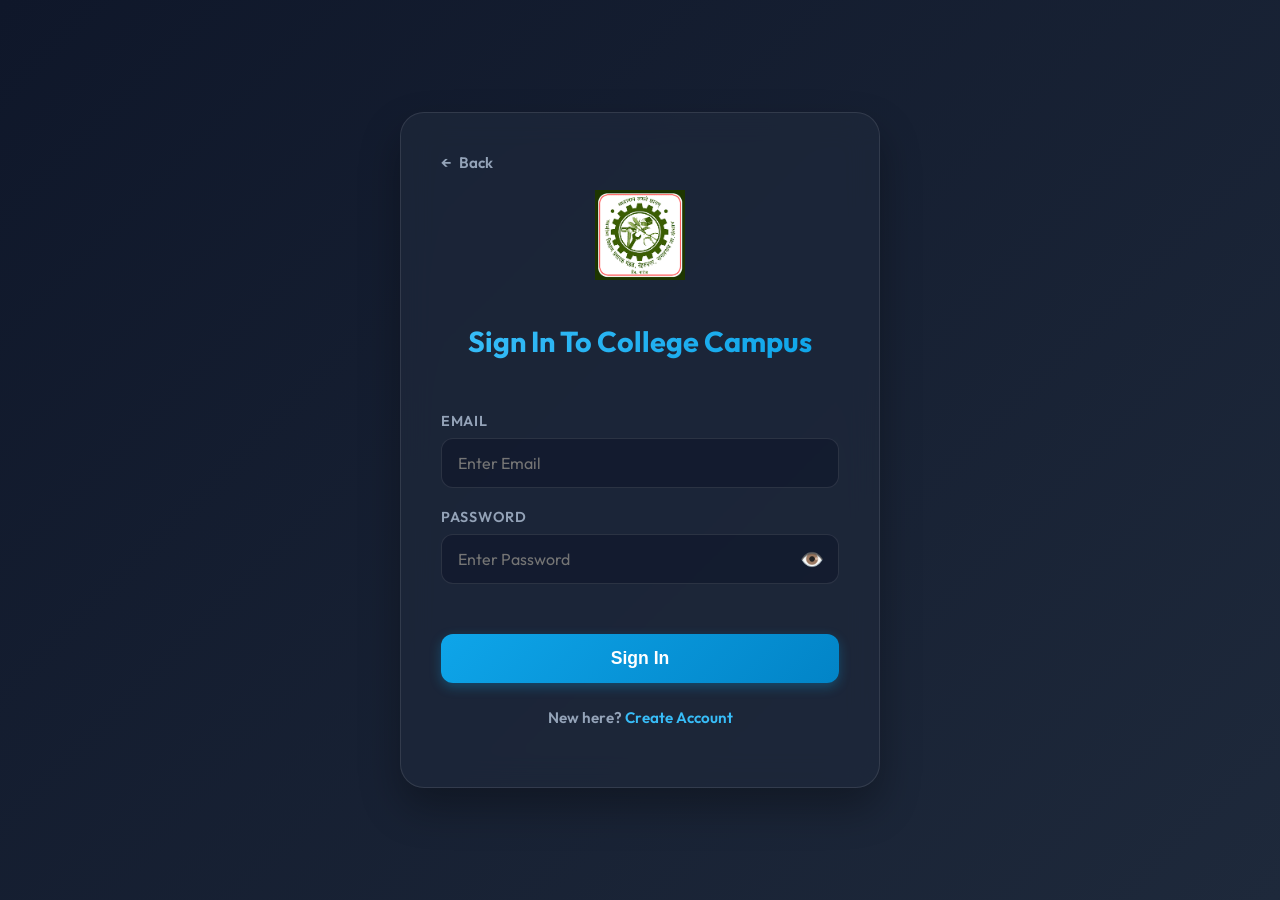
<file: dashboard.html>
<!DOCTYPE html>
<html lang="en">
<head>
<meta charset="UTF-8">
<meta name="viewport" content="width=device-width, initial-scale=1.0">
<title>Smart Campus | Dashboard</title>
<link href="https://fonts.googleapis.com/icon?family=Material+Icons+Round" rel="stylesheet">
<link href="https://fonts.googleapis.com/css2?family=Outfit:wght@300;400;600;700;800&display=swap" rel="stylesheet">
<style>
*{margin:0;padding:0;box-sizing:border-box;}

body {
  font-family:'Outfit',sans-serif;
  background:#060d1a;
  color:#f1f5f9;
  min-height:100vh;
  padding-bottom:100px;
  overflow-x:hidden;
}

/* ── MOVING AURORA BACKGROUND ── */
body::before {
  content:'';
  position:fixed;
  inset:0;
  background:
    radial-gradient(ellipse 80% 60% at 20% 10%, rgba(14,165,233,0.18) 0%, transparent 60%),
    radial-gradient(ellipse 60% 50% at 80% 80%, rgba(139,92,246,0.18) 0%, transparent 60%),
    radial-gradient(ellipse 50% 40% at 50% 50%, rgba(16,185,129,0.06) 0%, transparent 60%);
  animation:aurora 8s ease-in-out infinite alternate;
  pointer-events:none;
  z-index:0;
}

@keyframes aurora {
  0%   { opacity:0.8; transform:scale(1) rotate(0deg); }
  100% { opacity:1;   transform:scale(1.05) rotate(2deg); }
}

/* GRID OVERLAY */
body::after {
  content:'';
  position:fixed;
  inset:0;
  background-image:
    linear-gradient(rgba(14,165,233,0.035) 1px,transparent 1px),
    linear-gradient(90deg,rgba(14,165,233,0.035) 1px,transparent 1px);
  background-size:44px 44px;
  pointer-events:none;
  z-index:0;
}

.container {
  position:relative;
  z-index:1;
  max-width:500px;
  margin:0 auto;
  padding:20px 18px;
}

/* ── HERO HEADER ── */
.hero {
  background:linear-gradient(135deg,rgba(14,165,233,0.22),rgba(139,92,246,0.18));
  border:1px solid rgba(14,165,233,0.2);
  border-radius:28px;
  padding:24px 20px;
  margin-bottom:20px;
  display:flex;
  align-items:center;
  justify-content:space-between;
  backdrop-filter:blur(20px);
  -webkit-backdrop-filter:blur(20px);
  box-shadow:0 0 0 1px rgba(255,255,255,0.04) inset,
             0 20px 40px rgba(0,0,0,0.3),
             0 0 60px rgba(14,165,233,0.08);
  animation:slideDown 0.6s cubic-bezier(0.4,0,0.2,1);
}

@keyframes slideDown {
  from{opacity:0;transform:translateY(-20px);}
  to  {opacity:1;transform:translateY(0);}
}

.hero-left h2 {
  font-size:1.35rem;
  font-weight:800;
  color:#fff;
  margin-bottom:4px;
}

.hero-left p {
  font-size:0.82rem;
  color:#64748b;
  margin-bottom:12px;
}

.logout-pill {
  display:inline-flex;
  align-items:center;
  gap:5px;
  background:rgba(239,68,68,0.12);
  border:1px solid rgba(239,68,68,0.25);
  color:#f87171;
  padding:5px 14px;
  border-radius:30px;
  font-size:0.78rem;
  font-weight:600;
  cursor:pointer;
  transition:all 0.2s ease;
}

.logout-pill:hover {
  background:#ef4444;
  color:#fff;
  border-color:#ef4444;
}

.logout-pill .material-icons-round { font-size:1rem; }

.hero-avatar {
  position:relative;
  flex-shrink:0;
}

.hero-avatar img {
  width:58px;
  height:58px;
  border-radius:50%;
  object-fit:cover;
  border:3px solid #0ea5e9;
  box-shadow:0 0 20px rgba(14,165,233,0.5);
}

.pulse-ring {
  position:absolute;
  inset:-6px;
  border-radius:50%;
  border:2px solid rgba(14,165,233,0.4);
  animation:ringPulse 2s ease infinite;
}

@keyframes ringPulse {
  0%  {transform:scale(1);  opacity:1;}
  100%{transform:scale(1.3);opacity:0;}
}

.online-dot {
  position:absolute;
  bottom:2px;right:2px;
  width:13px;height:13px;
  background:#10b981;
  border-radius:50%;
  border:2px solid #060d1a;
  box-shadow:0 0 8px #10b981;
}

/* ── STATS ROW ── */
.stats-row {
  display:grid;
  grid-template-columns:repeat(3,1fr);
  gap:12px;
  margin-bottom:22px;
}

.stat {
  background:rgba(15,23,42,0.7);
  border:1px solid rgba(255,255,255,0.06);
  border-radius:20px;
  padding:18px 12px 14px;
  text-align:center;
  backdrop-filter:blur(12px);
  transition:transform 0.3s ease;
  animation:fadeUp 0.6s ease both;
  cursor:default;
}

.stat:nth-child(1){animation-delay:0.05s;}
.stat:nth-child(2){animation-delay:0.12s;}
.stat:nth-child(3){animation-delay:0.19s;}

@keyframes fadeUp {
  from{opacity:0;transform:translateY(16px);}
  to  {opacity:1;transform:translateY(0);}
}

.stat:hover { transform:translateY(-4px); }

.stat-num {
  font-size:2rem;
  font-weight:800;
  line-height:1;
  margin-bottom:4px;
}

.stat-lbl {
  font-size:0.7rem;
  font-weight:600;
  text-transform:uppercase;
  letter-spacing:0.06em;
  color:#475569;
}

.c-cyan   { color:#38bdf8; text-shadow:0 0 12px rgba(56,189,248,0.5); }
.c-purple { color:#a78bfa; text-shadow:0 0 12px rgba(167,139,250,0.5); }
.c-green  { color:#34d399; text-shadow:0 0 12px rgba(52,211,153,0.5); }

/* ── SECTION LABEL ── */
.sec-head {
  display:flex;
  align-items:center;
  justify-content:space-between;
  margin-bottom:14px;
}

.sec-head h3 { font-size:1rem; font-weight:700; color:#e2e8f0; }

.sec-head a {
  font-size:0.78rem;
  color:#38bdf8;
  text-decoration:none;
  font-weight:600;
  transition:color 0.2s;
}

.sec-head a:hover { color:#0ea5e9; }

/* ── ACTION GRID ── */
.actions-grid {
  display:grid;
  grid-template-columns:repeat(2,1fr);
  gap:14px;
  margin-bottom:26px;
}

.act-card {
  border-radius:22px;
  padding:22px 16px;
  display:flex;
  flex-direction:column;
  align-items:flex-start;
  gap:10px;
  cursor:pointer;
  transition:all 0.35s cubic-bezier(0.4,0,0.2,1);
  border:1px solid rgba(255,255,255,0.05);
  animation:fadeUp 0.6s ease both;
  position:relative;
  overflow:hidden;
}

.act-card::after {
  content:'';
  position:absolute;
  inset:0;
  background:rgba(255,255,255,0);
  transition:background 0.3s;
}

.act-card:hover::after { background:rgba(255,255,255,0.04); }
.act-card:hover { transform:translateY(-5px) scale(1.02); box-shadow:0 16px 36px rgba(0,0,0,0.35); }

.act-card:nth-child(1){animation-delay:0.06s;}
.act-card:nth-child(2){animation-delay:0.12s;}
.act-card:nth-child(3){animation-delay:0.18s;}
.act-card:nth-child(4){animation-delay:0.24s;}

.act-icon {
  width:46px;height:46px;
  border-radius:14px;
  display:flex;align-items:center;justify-content:center;
  background:rgba(255,255,255,0.12);
}

.act-icon .material-icons-round { font-size:1.5rem; color:#fff; }

.act-card h4 { font-size:1rem; font-weight:700; color:#fff; margin:0; }
.act-card p  { font-size:0.75rem; color:rgba(255,255,255,0.65); margin:0; }

.ac-red    { background:linear-gradient(135deg,#ef4444,#f97316); }
.ac-blue   { background:linear-gradient(135deg,#2563eb,#06b6d4); }
.ac-pink   { background:linear-gradient(135deg,#ec4899,#8b5cf6); }
.ac-add    {
  grid-column:span 2;
  background:rgba(14,165,233,0.08);
  border:1.5px dashed rgba(14,165,233,0.35);
  flex-direction:row;
  align-items:center;
  padding:18px 20px;
}

.ac-add h4 { color:#38bdf8; }
.ac-add p  { color:#475569; }

.ac-add .act-icon {
  background:rgba(14,165,233,0.15);
}

.ac-add .act-icon .material-icons-round { color:#38bdf8; }

.ac-add:hover {
  background:rgba(14,165,233,0.14);
  border-color:#0ea5e9;
  box-shadow:0 0 24px rgba(14,165,233,0.2);
}

/* ── FEED CARDS ── */
.feed-list {
  display:flex;
  flex-direction:column;
  gap:14px;
  margin-bottom:30px;
}

.feed-card {
  background:rgba(15,23,42,0.75);
  border:1px solid rgba(255,255,255,0.06);
  border-radius:22px;
  overflow:hidden;
  backdrop-filter:blur(16px);
  transition:all 0.3s ease;
  animation:fadeUp 0.7s ease both;
}

.feed-card:nth-child(1){animation-delay:0.1s;}
.feed-card:nth-child(2){animation-delay:0.18s;}
.feed-card:nth-child(3){animation-delay:0.26s;}

.feed-card:hover {
  border-color:rgba(14,165,233,0.3);
  transform:translateY(-3px);
  box-shadow:0 14px 32px rgba(0,0,0,0.25);
}

.feed-thumb {
  width:100%;
  height:170px;
  object-fit:cover;
  display:block;
}

.feed-body {
  padding:14px 16px;
  display:flex;
  align-items:center;
  justify-content:space-between;
  gap:10px;
}

.feed-info h4 { font-size:0.95rem; font-weight:700; color:#fff; margin:0 0 4px; }
.feed-info p  { font-size:0.78rem; color:#475569; margin:0; }

.badge {
  font-size:0.7rem;
  font-weight:700;
  padding:5px 11px;
  border-radius:20px;
  white-space:nowrap;
  flex-shrink:0;
}

.b-live   { background:rgba(239,68,68,0.15);  color:#f87171; }
.b-hot    { background:rgba(249,115,22,0.15); color:#fb923c; }
.b-new    { background:rgba(14,165,233,0.15); color:#38bdf8; }

/* ── BOTTOM NAV ── */
.bottom-nav {
  position:fixed;
  bottom:0;left:50%;
  transform:translateX(-50%);
  width:100%;max-width:500px;
  background:rgba(6,13,26,0.9);
  backdrop-filter:blur(28px);
  -webkit-backdrop-filter:blur(28px);
  display:flex;
  justify-content:space-around;
  align-items:center;
  padding:10px 0 16px;
  box-shadow:0 -12px 48px rgba(0,0,0,0.5);
  border-top:1px solid rgba(255,255,255,0.06);
  border-top-left-radius:30px;
  border-top-right-radius:30px;
  z-index:1000;
}

.nav-item {
  cursor:pointer;
  color:#334155;
  padding:10px 16px;
  border-radius:16px;
  transition:all 0.3s cubic-bezier(0.4,0,0.2,1);
  display:flex;
  flex-direction:column;
  align-items:center;
  gap:3px;
}

.nav-item .material-icons-round { font-size:1.55rem; }

.nav-lbl {
  font-size:0.6rem;
  font-weight:600;
  letter-spacing:0.04em;
  text-transform:uppercase;
}

.nav-item.active {
  color:#0ea5e9;
  background:rgba(14,165,233,0.12);
  transform:translateY(-4px);
  box-shadow:0 0 16px rgba(14,165,233,0.2);
}

.nav-item:hover:not(.active) {
  color:#94a3b8;
  background:rgba(255,255,255,0.04);
}
.badge-dot {
  position: absolute;
  top: 8px;
  right: 28px;
  width: 8px;
  height: 8px;
  background: #ef4444;
  border-radius: 50%;
  box-shadow: 0 0 10px #ef4444;
  animation: pulseBadge 1.5s infinite;
}
@keyframes pulseBadge {
  0% { transform: scale(0.95); box-shadow: 0 0 0 0 rgba(239, 68, 68, 0.7); }
  70% { transform: scale(1); box-shadow: 0 0 0 6px rgba(239, 68, 68, 0); }
  100% { transform: scale(0.95); box-shadow: 0 0 0 0 rgba(239, 68, 68, 0); }
}
</style>
</head>
<body>

<div class="container">

  <!-- HERO HEADER -->
  <div class="hero">
    <div class="hero-left">
      <h2 id="welcomeText">Hello, Student! 👋</h2>
      <p id="userEmailTxt">Welcome to Smart Campus</p>
      <div class="logout-pill" onclick="logout()">
        <span class="material-icons-round">logout</span> Logout
      </div>
    </div>
    <div class="hero-avatar">
      <div class="pulse-ring"></div>
      <img src="images/profile1.png" id="avatarImg" alt="Profile">
      <div class="online-dot"></div>
    </div>
  </div>

  <!-- STATS -->
  <div class="stats-row">
    <div class="stat">
      <div class="stat-num c-cyan" id="postCount">0</div>
      <div class="stat-lbl">Posts</div>
    </div>
    <div class="stat">
      <div class="stat-num c-purple" id="eventsCount">0</div>
      <div class="stat-lbl">Events</div>
    </div>
    <div class="stat">
      <div class="stat-num c-green">5</div>
      <div class="stat-lbl">Clubs</div>
    </div>
  </div>

  <!-- QUICK ACTIONS -->
  <div class="sec-head">
    <h3>⚡ Quick Actions</h3>
  </div>

  <div class="actions-grid">
    <div class="act-card ac-red" onclick="window.location.href='upcoming.html'">
      <div class="act-icon"><span class="material-icons-round">event</span></div>
      <h4>Events</h4>
      <p>See upcoming activities</p>
    </div>

    <div class="act-card ac-blue" onclick="window.location.href='Latest.html'">
      <div class="act-icon"><span class="material-icons-round">dynamic_feed</span></div>
      <h4>Latest</h4>
      <p>Browse campus posts</p>
    </div>

    <div class="act-card ac-pink" onclick="window.location.href='clubs.html'">
      <div class="act-icon"><span class="material-icons-round">groups</span></div>
      <h4>Clubs</h4>
      <p>Join a community</p>
    </div>

    <div class="act-card ac-add" onclick="window.location.href='addPost.html'">
      <div class="act-icon"><span class="material-icons-round">add_circle_outline</span></div>
      <div>
        <h4>Create Post</h4>
        <p>Share your campus moments</p>
      </div>
    </div>
  </div>

  <!-- LIVE FEED -->
  <div class="sec-head">
    <h3>🔥 Live Feed</h3>
    <a href="Latest.html">See all →</a>
  </div>

  <div class="feed-list">
    <div class="feed-card">
      <img src="https://images.unsplash.com/photo-1515879218367-8466d910aaa4?q=80&w=800" class="feed-thumb" alt="Hackathon">
      <div class="feed-body">
        <div class="feed-info">
          <h4>🚀 AI Hackathon Winners</h4>
          <p>Engineering students win national prize</p>
        </div>
        <span class="badge b-live">🔴 LIVE</span>
      </div>
    </div>

    <div class="feed-card">
      <img src="https://images.unsplash.com/photo-1523580846011-d3a5bc25702b?q=80&w=800" class="feed-thumb" alt="Festival">
      <div class="feed-body">
        <div class="feed-info">
          <h4>🎉 Traditional Day 2026</h4>
          <p>Cultural fest highlights &amp; photos</p>
        </div>
        <span class="badge b-hot">🔥 HOT</span>
      </div>
    </div>

    <div class="feed-card">
      <img src="https://images.unsplash.com/photo-1517649763962-0c623066013b?q=80&w=800" class="feed-thumb" alt="Sports">
      <div class="feed-body">
        <div class="feed-info">
          <h4>⚽ Sports Tournament Finals</h4>
          <p>Football &amp; cricket championship</p>
        </div>
        <span class="badge b-new">✨ NEW</span>
      </div>
    </div>
  </div>

</div>

<!-- BOTTOM NAV -->
<div class="bottom-nav">
  <div class="nav-item active" onclick="window.location.href='dashboard.html'">
    <span class="material-icons-round">home</span>
    <span class="nav-lbl">Home</span>
  </div>
  <div class="nav-item" onclick="window.location.href='upcoming.html'" style="position: relative;">
    <span class="material-icons-round">event</span>
    <span class="nav-lbl">Events</span>
    <span class="badge-dot" id="eventsBadge" style="display: none;"></span>
  </div>
  <div class="nav-item" onclick="window.location.href='addPost.html'">
    <span class="material-icons-round">add_box</span>
    <span class="nav-lbl">Post</span>
  </div>
  <div class="nav-item" onclick="window.location.href='clubs.html'">
    <span class="material-icons-round">groups</span>
    <span class="nav-lbl">Clubs</span>
  </div>
  <div class="nav-item" onclick="window.location.href='profile.html'">
    <span class="material-icons-round">person</span>
    <span class="nav-lbl">Profile</span>
  </div>
</div>

<script src="script.js"></script>
<script>
// AUTH CHECK
if (localStorage.getItem("userLoggedIn") !== "true") {
  window.location.href = "signIn.html";
}

// PERSONALISE
const uName = localStorage.getItem("userName");
const uEmail = localStorage.getItem("userEmail");
const uPic   = localStorage.getItem("profileImage");

if (uName)  document.getElementById("welcomeText").textContent  = "Hello, " + uName + "! 👋";
if (uEmail) document.getElementById("userEmailTxt").textContent = uEmail;
if (uPic)   document.getElementById("avatarImg").src            = uPic;

// FETCH STATS AND CHECK FOR NEW EVENTS
async function fetchStatsAndCheckEvents() {
  // 1. Fetch Post Count
  const elPosts = document.getElementById("postCount");
  try {
    const response = await fetch('http://localhost:3000/api/posts');
    if (response.ok) {
      const posts = await response.json();
      let c = 0, target = posts.length;
      if (target > 0 && elPosts) {
        const iv = setInterval(() => {
          c++;
          elPosts.textContent = c;
          if (c >= target) clearInterval(iv);
        }, 80);
      } else if (elPosts) {
        elPosts.textContent = "0";
      }
    } else if (elPosts) {
      elPosts.textContent = "0";
    }
  } catch (err) {
    console.error('Error fetching posts:', err);
    if (elPosts) elPosts.textContent = "–";
  }

  // 2. Fetch Events Count and Check Notifications
  const elEvents = document.getElementById("eventsCount");
  try {
    const response = await fetch('http://localhost:3000/api/events');
    if (response.ok) {
      const events = await response.json();
      
      // Update Event Stat
      let c = 0, target = events.length;
      if (target > 0 && elEvents) {
        const iv = setInterval(() => {
          c++;
          elEvents.textContent = c;
          if (c >= target) clearInterval(iv);
        }, 80);
      } else if (elEvents) {
        elEvents.textContent = "0";
      }

      // Check Notification Badge
      const seenCount = parseInt(localStorage.getItem("seenEventsCount") || "0");
      if (events.length > seenCount) {
        const badge = document.getElementById("eventsBadge");
        if (badge) {
          badge.style.display = "block";
        }
      }
    } else if (elEvents) {
      elEvents.textContent = "0";
    }
  } catch (err) {
    console.error('Error fetching events:', err);
    if (elEvents) elEvents.textContent = "–";
  }
}

fetchStatsAndCheckEvents();
</script>
</body>
</html>
</file>
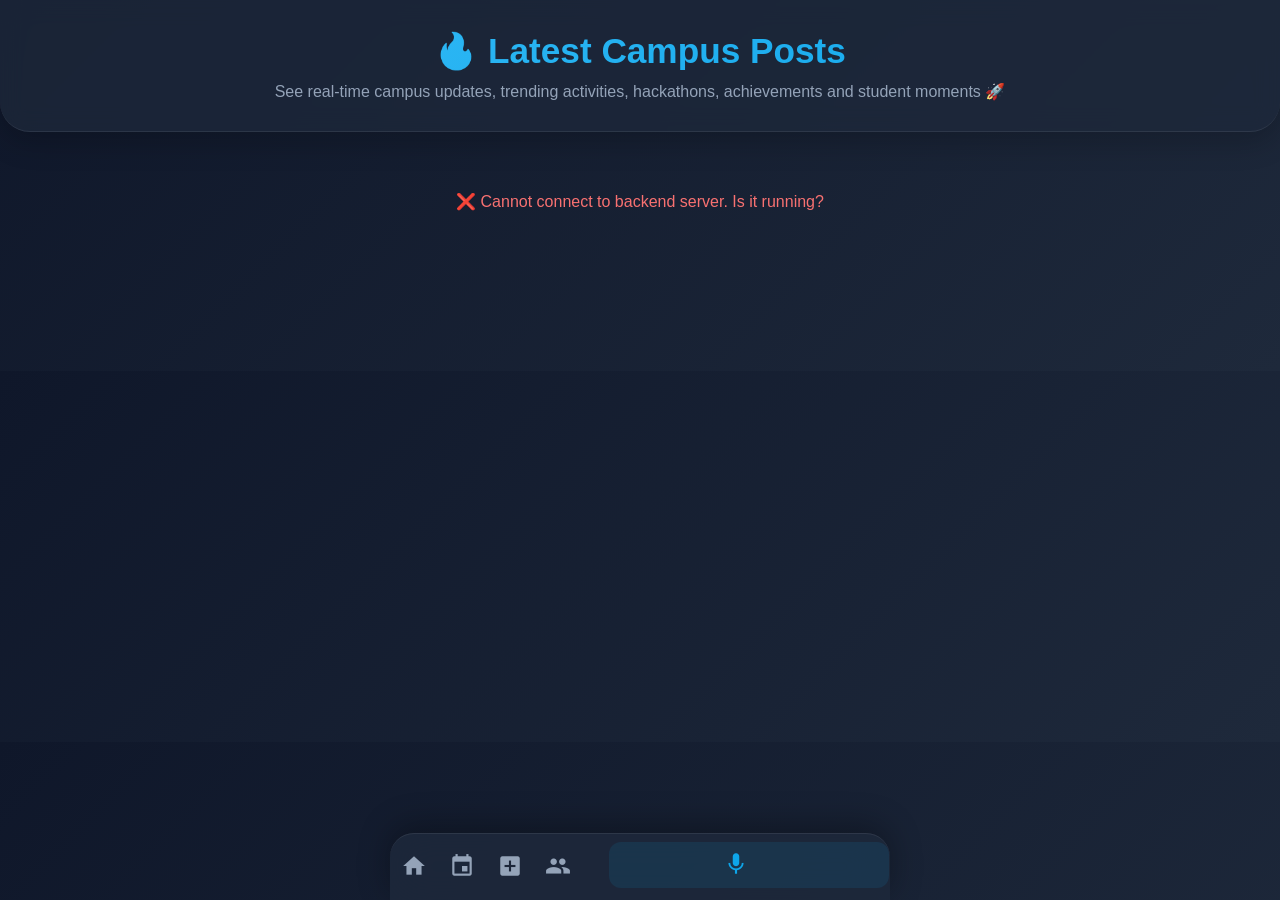
<file: Latest.html>
<!DOCTYPE html>
<html lang="en">

<head>
<meta charset="UTF-8">
<meta name="viewport" content="width=device-width, initial-scale=1.0">

<title>Latest Campus Posts</title>

<link href="https://fonts.googleapis.com/icon?family=Material+Icons" rel="stylesheet">

<style>
/* RESET */
* {
    margin: 0;
    padding: 0;
    box-sizing: border-box;
}

/* BODY */
body {
    font-family: 'Outfit', sans-serif;
    background: linear-gradient(135deg, #0f172a, #1e293b);
    color: #f1f5f9;
    padding-bottom: 100px;
}

/* HEADER */
.header {
    background: rgba(30, 41, 59, 0.75);
    backdrop-filter: blur(12px);
    -webkit-backdrop-filter: blur(12px);
    border-bottom: 1px solid rgba(255, 255, 255, 0.08);
    padding: 30px 20px;
    color: white;
    border-bottom-left-radius: 30px;
    border-bottom-right-radius: 30px;
    box-shadow: 0 10px 30px rgba(0, 0, 0, 0.2);
    text-align: center;
}

.header h1 {
    margin: 0;
    font-size: 2.2rem;
    font-weight: 700;
    background: linear-gradient(135deg, #38bdf8, #0ea5e9);
    -webkit-background-clip: text;
    -webkit-text-fill-color: transparent;
}

.header p {
    margin-top: 10px;
    color: #94a3b8;
    font-size: 1rem;
}

/* POSTS CONTAINER */
.posts-container {
    padding: 20px;
    max-width: 600px;
    margin: 0 auto;
}

/* POST CARD */
.post-card {
    background: rgba(30, 41, 59, 0.7);
    backdrop-filter: blur(12px);
    -webkit-backdrop-filter: blur(12px);
    border: 1px solid rgba(255, 255, 255, 0.08);
    border-radius: 24px;
    overflow: hidden;
    margin-bottom: 25px;
    box-shadow: 0 10px 25px rgba(0, 0, 0, 0.15);
    transition: all 0.3s cubic-bezier(0.4, 0, 0.2, 1);
}

.post-card:hover {
    transform: translateY(-5px);
    box-shadow: 0 15px 35px rgba(0, 0, 0, 0.25);
    border-color: rgba(14, 165, 233, 0.3);
}

/* IMAGE */
.post-image {
    width: 100%;
    height: 250px;
    object-fit: cover;
    display: block;
}

/* CONTENT */
.post-content {
    padding: 20px;
}

/* TOP */
.post-top {
    display: flex;
    align-items: center;
    justify-content: space-between;
    margin-bottom: 15px;
}

.user {
    display: flex;
    align-items: center;
    gap: 10px;
}

.user img {
    width: 44px;
    height: 44px;
    border-radius: 50%;
    object-fit: cover;
    border: 2px solid rgba(255, 255, 255, 0.1);
}

.user h3 {
    font-size: 0.95rem;
    font-weight: 600;
    color: #ffffff;
}

.user p {
    font-size: 0.8rem;
    color: #94a3b8;
}

/* TITLE */
.post-title {
    font-size: 1.4rem;
    font-weight: 700;
    margin-bottom: 8px;
    color: #ffffff;
}

/* DESCRIPTION */
.post-desc {
    color: #94a3b8;
    line-height: 1.6;
    font-size: 0.95rem;
}

/* TAGS */
.tags {
    display: flex;
    gap: 8px;
    margin-top: 15px;
    flex-wrap: wrap;
}

.tag {
    background: rgba(14, 165, 233, 0.15);
    color: #38bdf8;
    padding: 6px 12px;
    border-radius: 30px;
    font-size: 0.8rem;
    font-weight: 600;
}

/* ACTIONS */
.post-actions {
    display: flex;
    justify-content: space-around;
    padding: 14px;
    border-top: 1px solid rgba(255, 255, 255, 0.05);
    background: rgba(15, 23, 42, 0.2);
    margin-top: 20px;
}

.action-btn {
    cursor: pointer;
    display: flex;
    align-items: center;
    gap: 6px;
    font-size: 0.85rem;
    color: #94a3b8;
    transition: all 0.2s ease;
}

.action-btn:hover {
    color: #38bdf8;
}

.action-btn:first-child:hover {
    color: #ef4444;
}

/* LIVE BADGE */
.live-badge {
    background: #ef4444;
    color: white;
    padding: 6px 12px;
    border-radius: 20px;
    font-size: 11px;
    font-weight: 700;
    letter-spacing: 0.05em;
    animation: pulse 1s infinite;
}

@keyframes pulse {
    0% { transform: scale(1); }
    50% { transform: scale(1.08); }
    100% { transform: scale(1); }
}

/* BOTTOM NAV */
.bottom-nav {
    position: fixed;
    bottom: 0;
    left: 50%;
    transform: translateX(-50%);
    width: 100%;
    max-width: 500px;
    background: rgba(30, 41, 59, 0.85);
    backdrop-filter: blur(20px);
    -webkit-backdrop-filter: blur(20px);
    display: flex;
    justify-content: space-around;
    align-items: center;
    padding: 10px 0;
    box-shadow: 0 -8px 32px rgba(0, 0, 0, 0.3);
    border-top: 1px solid rgba(255, 255, 255, 0.08);
    border-top-left-radius: 24px;
    border-top-right-radius: 24px;
    z-index: 1000;
}

.nav-item {
    cursor: pointer;
    color: #94a3b8;
    padding: 10px;
    border-radius: 12px;
    transition: all 0.3s cubic-bezier(0.4, 0, 0.2, 1);
    display: flex;
    align-items: center;
    justify-content: center;
}

.nav-item .material-icons {
    font-size: 1.6rem;
}

.nav-item.active {
    color: #0ea5e9;
    background: rgba(14, 165, 233, 0.1);
    transform: translateY(-2px);
}

.nav-item:hover:not(.active) {
    color: #ffffff;
    background: rgba(255, 255, 255, 0.05);
}
</style>
</head>

<body>

<!-- HEADER -->

<div class="header">

<h1>🔥 Latest Campus Posts</h1>

<p>
See real-time campus updates, trending activities,
hackathons, achievements and student moments 🚀
</p>

</div>

<!-- POSTS -->

<div class="posts-container" id="postsContainer">

</div>

<!-- BOTTOM NAV -->

<div class="bottom-nav">

<div class="nav-item"
onclick="window.location.href='dashboard.html'">

<span class="material-icons">
home
</span>

</div>

<div class="nav-item"
onclick="window.location.href='upcoming.html'">

<span class="material-icons">
event
</span>

</div>

<div class="nav-item"
onclick="window.location.href='addPost.html'">

<span class="material-icons">
add_box
</span>

</div>

<div class="nav-item"
onclick="window.location.href='clubs.html'">

<span class="material-icons">
groups
</span>

</div>

<div class="nav-item active"
onclick="window.location.href='Latest.html'">

<span class="material-icons">
dynamic_feed
</span>

</div>

</div>

<script>

async function fetchCommentsForPost(postId) {
    const listContainer = document.getElementById(`comments-list-${postId}`);
    if (!listContainer) return;
    
    try {
        const response = await fetch(`http://localhost:3000/api/posts/${postId}/comments`);
        if (response.ok) {
            const comments = await response.json();
            if (comments.length === 0) {
                listContainer.innerHTML = `<div style="font-size:0.75rem;color:#64748b;padding:2px 0;">No comments yet.</div>`;
                return;
            }
            
            listContainer.innerHTML = comments.map(c => `
                <div style="font-size: 0.8rem; margin-bottom: 4px; padding: 6px 10px; background: rgba(255,255,255,0.03); border-radius: 10px; border: 1px solid rgba(255,255,255,0.04); text-align: left;">
                    <strong style="color: #38bdf8;">${c.author}:</strong> 
                    <span style="color: #cbd5e1; margin-left: 4px;">${c.content}</span>
                </div>
            `).join('');
        }
    } catch (err) {
        console.error('Error fetching comments:', err);
    }
}

/* LOAD POSTS FROM BACKEND */

async function loadPosts(){

const container =
document.getElementById("postsContainer");

try {
    const response = await fetch('http://localhost:3000/api/posts');
    if (!response.ok) {
        throw new Error('Failed to fetch posts');
    }
    const posts = await response.json();

    /* DISPLAY POSTS */
    container.innerHTML="";

    if (posts.length === 0) {
        container.innerHTML = `<div style="text-align:center;padding:40px;color:#64748b;">No posts on campus yet. Be the first to post! 🚀</div>`;
        return;
    }

    posts.forEach((post,index)=>{

    container.innerHTML += `

    <div class="post-card">

    <img src="${post.image || 'https://images.unsplash.com/photo-1523050854058-8df90110c9f1?q=80&w=800'}"
    class="post-image">

    <div class="post-content">

    <div class="post-top">

    <div class="user">

    <img src="${post.authorImage || 'images/profile1.png'}">

    <div>

    <h3>${post.author || 'Campus Student'}</h3>

    <p>${new Date(post.createdAt).toLocaleDateString()} ${new Date(post.createdAt).toLocaleTimeString([], {hour: '2-digit', minute:'2-digit'})}</p>

    </div>

    </div>

    ${post.isAnnouncement ? `
    <div class="live-badge" style="background:#8b5cf6;">
    ANNOUNCEMENT
    </div>
    ` : `
    <div class="live-badge">
    CAMPUS
    </div>
    `}

    </div>

    <h2 class="post-title">
    ${post.title}
    </h2>

    <p class="post-desc">
    ${post.caption}
    </p>

    <div class="tags">

    <div class="tag">
    #Campus
    </div>

    <div class="tag">
    #Trending
    </div>

    <div class="tag">
    #SmartCampus
    </div>

    </div>

    <!-- COMMENTS SECTION -->
    <div style="margin-top: 15px; padding: 12px 16px; border-top: 1px solid rgba(255,255,255,0.05); background: rgba(15, 23, 42, 0.2); border-radius: 12px; text-align: left;">
        <h4 style="font-size:0.8rem; text-transform:uppercase; color:#94a3b8; margin-bottom:8px; letter-spacing:0.05em;">Comments</h4>
        <div id="comments-list-${post.id}" style="max-height: 150px; overflow-y: auto; display: flex; flex-direction: column; gap: 4px; padding-right: 4px;">
            <div style="font-size:0.75rem;color:#64748b;">Loading comments...</div>
        </div>
    </div>

    <div class="post-actions">

    <div class="action-btn"
    onclick="likePost('${post.id}')">

    <span class="material-icons">
    favorite
    </span>

    <span>${post.likes}</span>

    </div>

    <div class="action-btn"
    onclick="commentPost('${post.id}')">

    <span class="material-icons">
    chat_bubble_outline
    </span>

    Comment

    </div>

    <div class="action-btn"
    onclick="sharePost()">

    <span class="material-icons">
    share
    </span>

    Share

    </div>

    </div>

    </div>

    </div>

    `;

    });

    // Fetch comments for all posts
    posts.forEach(post => {
        fetchCommentsForPost(post.id);
    });

} catch (err) {
    console.error('Error loading posts:', err);
    container.innerHTML = `<div style="text-align:center;padding:40px;color:#f87171;">❌ Cannot connect to backend server. Is it running?</div>`;
}

}

/* LIKE POST IN BACKEND */

async function likePost(postId){

try {
    const response = await fetch(`http://localhost:3000/api/posts/${postId}/like`, {
        method: 'POST'
    });

    if (response.ok) {
        /* RELOAD */
        loadPosts();
    } else {
        alert('❌ Failed to like post');
    }
} catch (err) {
    console.error('Like error:', err);
    alert('❌ Network error liking post');
}

}

/* COMMENT */

async function commentPost(postId){

const comment = prompt("Write your comment 🚀");
if(!comment || comment.trim() === ""){
    return;
}

const authorName = localStorage.getItem("userName") || "Campus Student";

try {
    const response = await fetch(`http://localhost:3000/api/posts/${postId}/comments`, {
        method: 'POST',
        headers: { 'Content-Type': 'application/json' },
        body: JSON.stringify({
            author: authorName,
            content: comment.trim()
        })
    });

    if (response.ok) {
        fetchCommentsForPost(postId);
    } else {
        alert("❌ Failed to post comment.");
    }
} catch (err) {
    console.error('Comment error:', err);
    alert("❌ Error sending comment to server.");
}

}

/* SHARE */

function sharePost(){

alert("🔗 Post Shared Successfully!");

}

/* PAGE LOAD */

window.onload=function(){

loadPosts();

}

</script>

</body>
</html>
</file>
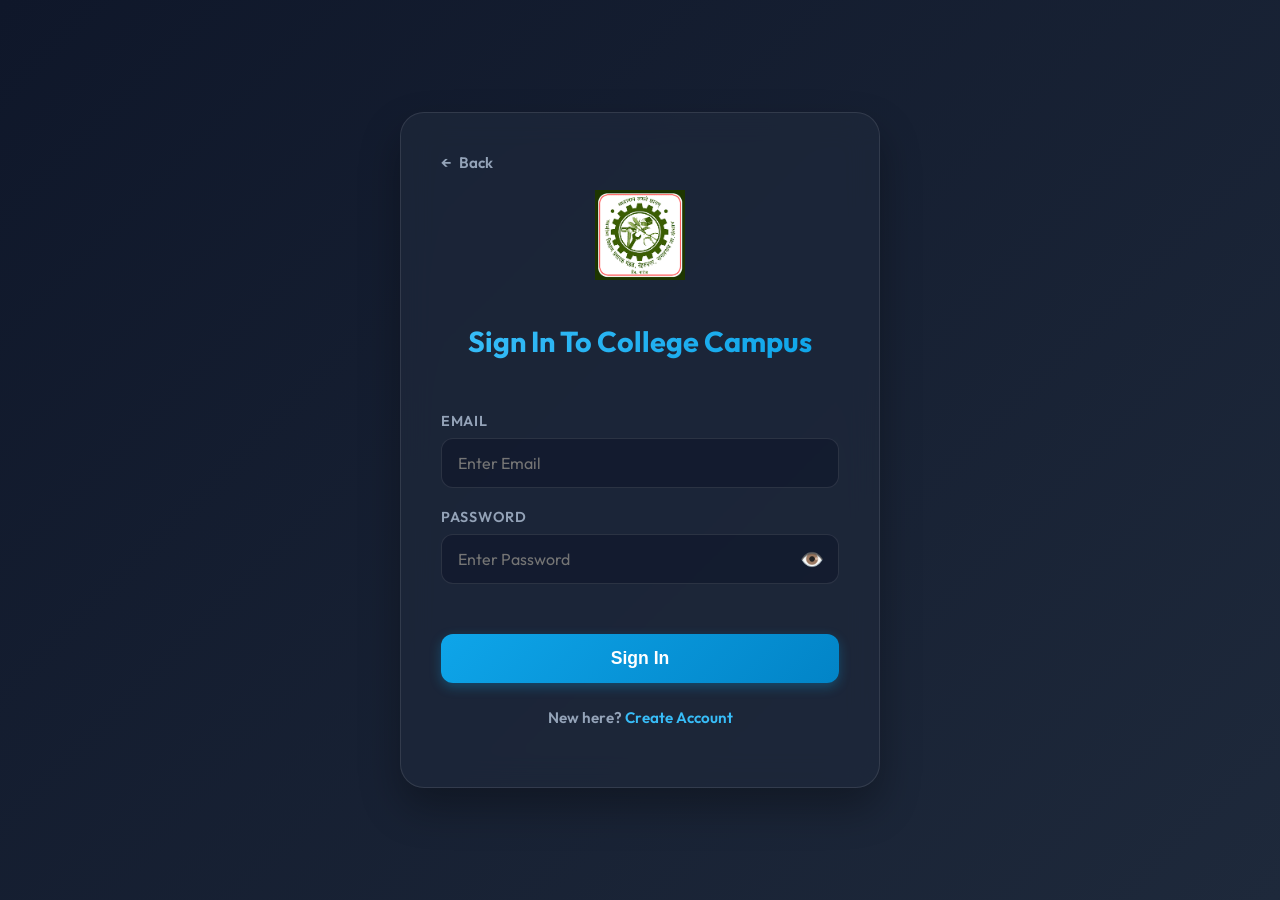
<file: profile.html>
<!DOCTYPE html>
<html lang="en">
<head>
<meta charset="UTF-8">
<meta name="viewport" content="width=device-width, initial-scale=1.0">
<title>My Profile – Smart Campus</title>

<!-- Fonts -->
<link href="https://fonts.googleapis.com/css2?family=Outfit:wght@300;400;600;700;800&display=swap" rel="stylesheet">
<link href="https://fonts.googleapis.com/icon?family=Material+Icons" rel="stylesheet">

<style>
/* RESET */
* {
    margin: 0;
    padding: 0;
    box-sizing: border-box;
}

/* BODY */
body {
    font-family: 'Outfit', sans-serif;
    background: linear-gradient(135deg, #0f172a, #1e293b);
    color: #f1f5f9;
    padding-bottom: 100px;
    min-height: 100vh;
}

/* CONTAINER */
.container {
    width: 100%;
    max-width: 500px;
    margin: auto;
    padding: 20px;
}

/* HEADER */
.header {
    background: rgba(30, 41, 59, 0.75);
    backdrop-filter: blur(12px);
    -webkit-backdrop-filter: blur(12px);
    border: 1px solid rgba(255, 255, 255, 0.08);
    padding: 20px;
    color: white;
    border-radius: 20px;
    box-shadow: 0 10px 30px rgba(0, 0, 0, 0.2);
    text-align: center;
    margin-bottom: 25px;
    position: relative;
}

.header h1 {
    font-size: 1.6rem;
    font-weight: 700;
    background: linear-gradient(135deg, #38bdf8, #0ea5e9);
    -webkit-background-clip: text;
    -webkit-text-fill-color: transparent;
}

/* PROFILE CARD */
.profile-card {
    background: rgba(30, 41, 59, 0.7);
    backdrop-filter: blur(16px);
    -webkit-backdrop-filter: blur(16px);
    border: 1px solid rgba(255, 255, 255, 0.1);
    border-radius: 24px;
    padding: 30px 20px;
    text-align: center;
    box-shadow: 0 15px 35px rgba(0, 0, 0, 0.2);
    margin-bottom: 25px;
}

/* Profile Photo Upload */
.profile-upload {
    position: relative;
    width: 120px;
    height: 120px;
    margin: 0 auto 20px auto;
    border-radius: 50%;
    padding: 4px;
    background: linear-gradient(135deg, #38bdf8, #0ea5e9);
    box-shadow: 0 8px 25px rgba(14, 165, 233, 0.3);
}

.profile-img {
    width: 100%;
    height: 100%;
    border-radius: 50%;
    object-fit: cover;
    background: #1e293b;
    border: 4px solid #1e293b;
}

#imageInput {
    display: none;
}

.camera-btn {
    position: absolute;
    bottom: 0;
    right: 0;
    background: #0ea5e9;
    color: white;
    width: 34px;
    height: 34px;
    border-radius: 50%;
    display: flex;
    align-items: center;
    justify-content: center;
    cursor: pointer;
    border: 3px solid #1e293b;
    box-shadow: 0 4px 10px rgba(0, 0, 0, 0.3);
    font-size: 1rem;
    transition: all 0.2s ease;
}

.camera-btn:hover {
    background: #38bdf8;
    transform: scale(1.1);
}

.user-name {
    font-size: 1.4rem;
    font-weight: 700;
    color: #ffffff;
    margin-bottom: 6px;
}

.user-email {
    font-size: 0.95rem;
    color: #94a3b8;
    margin-bottom: 20px;
}

/* DETAILS SECTION */
.info-section {
    background: rgba(30, 41, 59, 0.5);
    border: 1px solid rgba(255, 255, 255, 0.05);
    border-radius: 20px;
    padding: 20px;
    margin-bottom: 25px;
    text-align: left;
}

.info-title {
    font-size: 0.9rem;
    text-transform: uppercase;
    color: #38bdf8;
    font-weight: 700;
    letter-spacing: 0.05em;
    margin-bottom: 12px;
    display: flex;
    align-items: center;
    gap: 8px;
}

.info-title .material-icons {
    font-size: 1.1rem;
}

.info-content {
    font-size: 0.95rem;
    color: #cbd5e1;
    line-height: 1.5;
}

.joined-item {
    background: rgba(255, 255, 255, 0.03);
    border: 1px solid rgba(255, 255, 255, 0.05);
    padding: 10px 14px;
    border-radius: 10px;
    margin-bottom: 8px;
    display: flex;
    justify-content: space-between;
    align-items: center;
}

.joined-item:last-child {
    margin-bottom: 0;
}

.joined-tag {
    background: rgba(14, 165, 233, 0.15);
    color: #38bdf8;
    padding: 4px 10px;
    border-radius: 20px;
    font-size: 0.75rem;
    font-weight: 600;
}

/* LOGOUT BUTTON */
.logout-btn {
    width: 100%;
    padding: 14px;
    border: none;
    border-radius: 12px;
    background: linear-gradient(135deg, #ef4444, #dc2626);
    color: white;
    font-size: 1rem;
    font-weight: 700;
    cursor: pointer;
    transition: all 0.3s ease;
    box-shadow: 0 4px 15px rgba(239, 68, 68, 0.25);
    display: flex;
    align-items: center;
    justify-content: center;
    gap: 10px;
}

.logout-btn:hover {
    background: linear-gradient(135deg, #f87171, #ef4444);
    transform: translateY(-2px);
    box-shadow: 0 6px 20px rgba(239, 68, 68, 0.35);
}

.logout-btn:active {
    transform: translateY(0);
}

/* BOTTOM NAV */
.bottom-nav {
    position: fixed;
    bottom: 0;
    left: 50%;
    transform: translateX(-50%);
    width: 100%;
    max-width: 500px;
    background: rgba(30, 41, 59, 0.85);
    backdrop-filter: blur(20px);
    -webkit-backdrop-filter: blur(20px);
    display: flex;
    justify-content: space-around;
    align-items: center;
    padding: 10px 0;
    box-shadow: 0 -8px 32px rgba(0, 0, 0, 0.3);
    border-top: 1px solid rgba(255, 255, 255, 0.08);
    border-top-left-radius: 24px;
    border-top-right-radius: 24px;
    z-index: 1000;
}

.nav-item {
    cursor: pointer;
    color: #94a3b8;
    padding: 10px;
    border-radius: 12px;
    transition: all 0.3s cubic-bezier(0.4, 0, 0.2, 1);
    display: flex;
    align-items: center;
    justify-content: center;
}

.nav-item .material-icons {
    font-size: 1.6rem;
}

.nav-item.active {
    color: #0ea5e9;
    background: rgba(14, 165, 233, 0.1);
    transform: translateY(-2px);
}

.nav-item:hover:not(.active) {
    color: #ffffff;
    background: rgba(255, 255, 255, 0.05);
}
.badge-dot {
    position: absolute;
    top: 6px;
    right: 12px;
    width: 8px;
    height: 8px;
    background: #ef4444;
    border-radius: 50%;
    box-shadow: 0 0 10px #ef4444;
    animation: pulseBadge 1.5s infinite;
}
@keyframes pulseBadge {
    0% { transform: scale(0.95); box-shadow: 0 0 0 0 rgba(239, 68, 68, 0.7); }
    70% { transform: scale(1); box-shadow: 0 0 0 6px rgba(239, 68, 68, 0); }
    100% { transform: scale(0.95); box-shadow: 0 0 0 0 rgba(239, 68, 68, 0); }
}
</style>
</head>
<body>

<div class="container">

    <!-- HEADER -->
    <div class="header">
        <h1>👤 My Profile</h1>
    </div>

    <!-- PROFILE CARD -->
    <div class="profile-card">
        <div class="profile-upload">
            <img id="profileImgEl" src="images/profile1.png" class="profile-img">
            <input type="file" id="imageInput" accept="image/*">
            <label for="imageInput" class="camera-btn">📷</label>
        </div>
        
        <div class="user-name" id="profileName">Loading User...</div>
        <div class="user-email" id="profileEmail">email@campus.com</div>

        <!-- ACTIONS -->
        <button class="logout-btn" onclick="logout()">
            <span class="material-icons">logout</span>
            Logout from Campus
        </button>
    </div>

    <!-- REGISTERED EVENTS -->
    <div class="info-section">
        <div class="info-title">
            <span class="material-icons">event_available</span>
            Joined Clubs
        </div>
        <div class="info-content" id="clubsListContainer">
            <div style="color: #64748b; font-size: 0.85rem;">You haven't joined any clubs yet.</div>
        </div>
    </div>

</div>

<!-- BOTTOM NAV -->
<div class="bottom-nav">
    <div class="nav-item" onclick="window.location.href='dashboard.html'">
        <span class="material-icons">home</span>
    </div>
    <div class="nav-item" onclick="window.location.href='upcoming.html'" style="position: relative;">
        <span class="material-icons">event</span>
        <span class="badge-dot" id="eventsBadge" style="display: none;"></span>
    </div>
    <div class="nav-item" onclick="window.location.href='addPost.html'">
        <span class="material-icons">add_box</span>
    </div>
    <div class="nav-item" onclick="window.location.href='clubs.html'">
        <span class="material-icons">groups</span>
    </div>
    <div class="nav-item active" onclick="window.location.href='profile.html'">
        <span class="material-icons">person</span>
    </div>
</div>

<script>
// Authentication check
if (localStorage.getItem("userLoggedIn") !== "true") {
    window.location.href = "signIn.html";
}

// Load profile details from LocalStorage
window.onload = async function() {
    const name = localStorage.getItem("userName");
    const email = localStorage.getItem("userEmail");
    const pic = localStorage.getItem("profileImage");
    const joinedClubs = JSON.parse(localStorage.getItem("joinedClubs")) || [];

    if (name) document.getElementById("profileName").textContent = name;
    if (email) document.getElementById("profileEmail").textContent = email;
    if (pic) document.getElementById("profileImgEl").src = pic;

    // Load joined clubs list
    const clubsContainer = document.getElementById("clubsListContainer");
    if (joinedClubs.length > 0) {
        clubsContainer.innerHTML = joinedClubs.map(club => `
            <div class="joined-item">
                <span>${club}</span>
                <span class="joined-tag">Member</span>
            </div>
        `).join('');
    }

    // Check Events Notifications
    try {
        const response = await fetch('http://localhost:3000/api/events');
        if (response.ok) {
            const events = await response.json();
            const seenCount = parseInt(localStorage.getItem("seenEventsCount") || "0");
            if (events.length > seenCount) {
                const badge = document.getElementById("eventsBadge");
                if (badge) {
                    badge.style.display = "block";
                }
            }
        }
    } catch (err) {
        console.error('Error checking events:', err);
    }

    // Set active nav item
    const navItems = document.querySelectorAll(".bottom-nav .nav-item");
    navItems.forEach((item, index) => {
        item.addEventListener("click", () => {
            navItems.forEach(n => n.classList.remove("active"));
            item.classList.add("active");
            if (index === 0) window.location.href = 'dashboard.html';
            else if (index === 1) window.location.href = 'upcoming.html';
            else if (index === 2) window.location.href = 'addPost.html';
            else if (index === 3) window.location.href = 'clubs.html';
            else if (index === 4) window.location.href = 'profile.html';
        });
    });
};

// Handle profile photo upload change
const imageInput = document.getElementById("imageInput");
const profileImgEl = document.getElementById("profileImgEl");

if (imageInput) {
    imageInput.addEventListener("change", function () {
        const file = this.files[0];
        if (file) {
            const reader = new FileReader();
            reader.onload = function (e) {
                if (profileImgEl) {
                    profileImgEl.src = e.target.result;
                }
                localStorage.setItem("profileImage", e.target.result);
                alert("✅ Profile picture updated successfully!");
            };
            reader.readAsDataURL(file);
        }
    });
}

// Logout
function logout() {
    const confirmLogout = confirm("Are you sure you want to logout?");
    if (confirmLogout) {
        localStorage.removeItem("userLoggedIn");
        localStorage.removeItem("userName");
        localStorage.removeItem("userEmail");
        window.location.href = "signIn.html";
    }
}
</script>

</body>
</html>
</file>
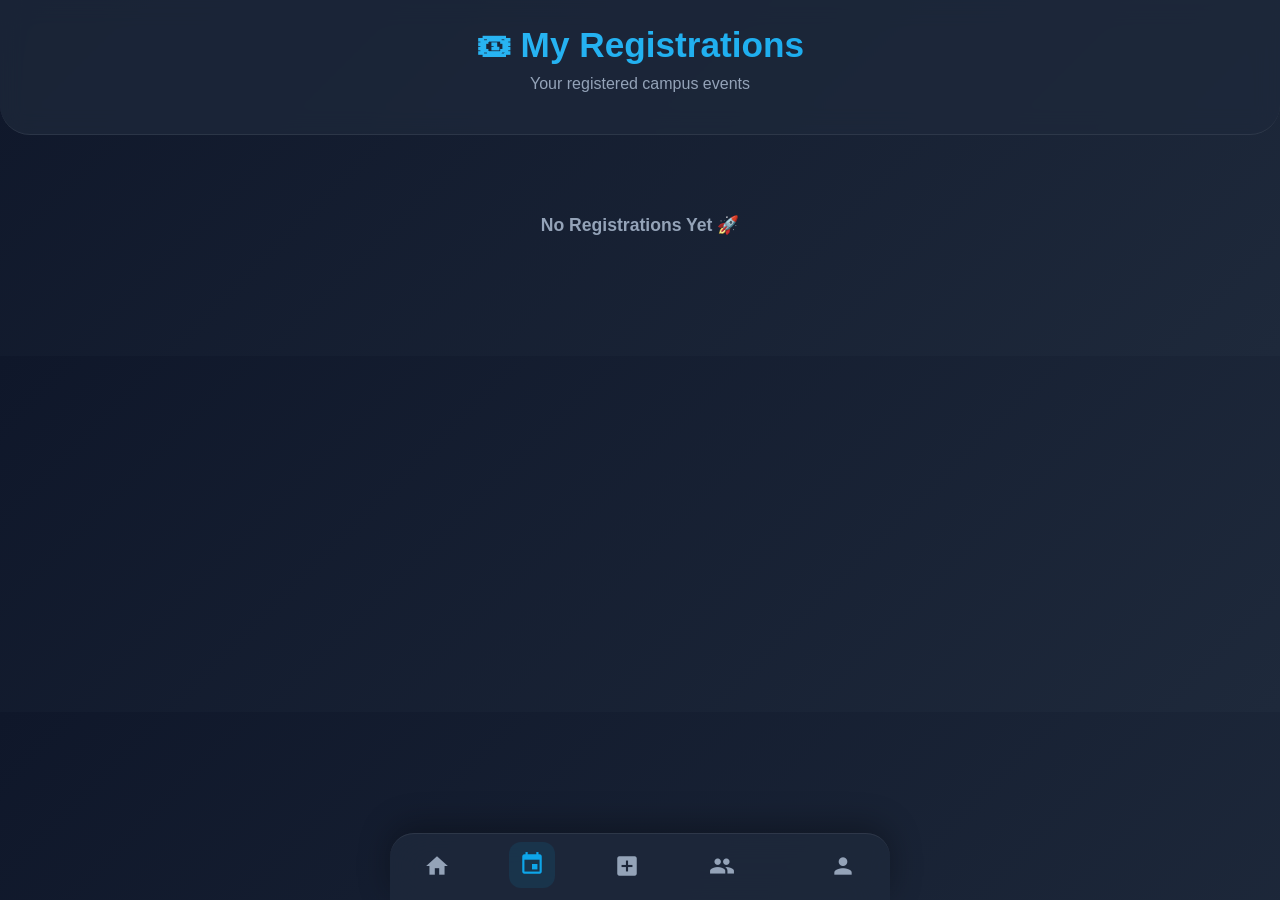
<file: registration.html>
<!DOCTYPE html>
<html lang="en">

<head>
<meta charset="UTF-8">
<meta name="viewport"
content="width=device-width, initial-scale=1.0">

<title>My Registrations</title>

<link href="https://fonts.googleapis.com/icon?family=Material+Icons"
rel="stylesheet">

<style>

/* BODY */

body{
margin:0;
font-family: 'Outfit', sans-serif;
background: linear-gradient(135deg, #0f172a, #1e293b);
color: #f1f5f9;
padding-bottom:100px;
}

/* HEADER */

.header{
background: rgba(30, 41, 59, 0.75);
backdrop-filter: blur(12px);
-webkit-backdrop-filter: blur(12px);
border-bottom: 1px solid rgba(255, 255, 255, 0.08);
padding:25px;
color:white;
border-bottom-left-radius:30px;
border-bottom-right-radius:30px;
text-align: center;
}

.header h1{
margin:0;
font-size: 2.2rem;
font-weight: 700;
background: linear-gradient(135deg, #38bdf8, #0ea5e9);
-webkit-background-clip: text;
-webkit-text-fill-color: transparent;
}

.header p {
margin-top: 10px;
color: #94a3b8;
font-size: 1rem;
}

/* CONTAINER */

.container{
padding:20px;
max-width: 500px;
margin: 0 auto;
}

/* CARD */

.reg-card{
background: rgba(30, 41, 59, 0.7);
backdrop-filter: blur(12px);
-webkit-backdrop-filter: blur(12px);
border: 1px solid rgba(255, 255, 255, 0.08);
padding:20px;
border-radius:24px;
margin-bottom:20px;
box-shadow:0 10px 25px rgba(0, 0, 0, 0.15);
}

/* TITLE */

.reg-card h2{
margin:0;
color:#ffffff;
font-size: 1.3rem;
font-weight: 700;
}

/* DETAILS */

.detail{
margin-top:10px;
color: #94a3b8;
font-size: 0.95rem;
}

/* DELETE */

.delete-btn{
margin-top:20px;
width:100%;
padding:12px;
border:none;
border-radius:12px;
background:linear-gradient(135deg,#ef4444,#f97316);
color:white;
font-size:0.95rem;
font-weight:600;
cursor:pointer;
transition: all 0.3s ease;
box-shadow:0 4px 12px rgba(239, 68, 68, 0.2);
}

.delete-btn:hover {
background: linear-gradient(135deg, #f87171, #f97316);
transform: scale(1.02);
}

/* EMPTY */

.empty{
text-align:center;
margin-top:60px;
color: #94a3b8;
font-size: 1.1rem;
font-weight: 600;
}

/* NAVBAR */

.bottom-nav{
position:fixed;
bottom:0;
left: 50%;
transform: translateX(-50%);
width:100%;
max-width: 500px;
background: rgba(30, 41, 59, 0.85);
backdrop-filter: blur(20px);
-webkit-backdrop-filter: blur(20px);
display:flex;
justify-content:space-around;
align-items: center;
padding:10px 0;
box-shadow:0 -8px 32px rgba(0,0,0,0.3);
border-top: 1px solid rgba(255, 255, 255, 0.08);
border-top-left-radius: 24px;
border-top-right-radius: 24px;
z-index: 1000;
}

.nav-item{
cursor:pointer;
color: #94a3b8;
padding: 10px;
border-radius: 12px;
transition: all 0.3s cubic-bezier(0.4, 0, 0.2, 1);
display: flex;
align-items: center;
justify-content: center;
}

.nav-item .material-icons{
font-size: 1.6rem;
}

.nav-item.active{
color: #0ea5e9;
background: rgba(14, 165, 233, 0.1);
transform: translateY(-2px);
}

.nav-item:hover:not(.active) {
color: #ffffff;
background: rgba(255, 255, 255, 0.05);
}

</style>
</head>

<body>

<!-- HEADER -->

<div class="header">

<h1>🎟 My Registrations</h1>

<p>
Your registered campus events
</p>

</div>

<!-- CONTAINER -->

<div class="container"
id="registrationsContainer">

</div>

<!-- BOTTOM NAV -->

<div class="bottom-nav">

<div class="nav-item"
onclick="window.location.href='dashboard.html'">

<span class="material-icons">
home
</span>

</div>

<div class="nav-item active">

<span class="material-icons">
event
</span>

</div>

<div class="nav-item"
onclick="window.location.href='addPost.html'">

<span class="material-icons">
add_box
</span>

</div>

<div class="nav-item"
onclick="window.location.href='clubs.html'">

<span class="material-icons">
groups
</span>

</div>

<div class="nav-item"
onclick="window.location.href='profile.html'">

<span class="material-icons">
person
</span>

</div>

</div>

<script>

/* LOAD REGISTRATIONS */

function loadRegistrations(){

const container =
document.getElementById(
"registrationsContainer"
);

let registrations =
JSON.parse(
localStorage.getItem(
"registeredEvents"
)
) || [];

/* EMPTY */

if(registrations.length===0){

container.innerHTML = `

<div class="empty">

No Registrations Yet 🚀

</div>

`;

return;

}

/* CLEAR */

container.innerHTML = "";

/* SHOW DATA */

registrations.forEach((item,index)=>{

container.innerHTML += `

<div class="reg-card">

<h2>
${item.event}
</h2>

<div class="detail">
👤 ${item.name}
</div>

<div class="detail">
📧 ${item.email}
</div>

<div class="detail">
🏫 ${item.class}
</div>

<button class="delete-btn"
onclick="deleteRegistration(${index})">

Delete Registration

</button>

</div>

`;

});

}

/* DELETE */

function deleteRegistration(index){

let registrations =
JSON.parse(
localStorage.getItem(
"registeredEvents"
)
) || [];

registrations.splice(index,1);

localStorage.setItem(
"registeredEvents",
JSON.stringify(registrations)
);

loadRegistrations();

}

/* PAGE LOAD */

window.onload=function(){

loadRegistrations();

}

</script>

</body>
</html>
</file>
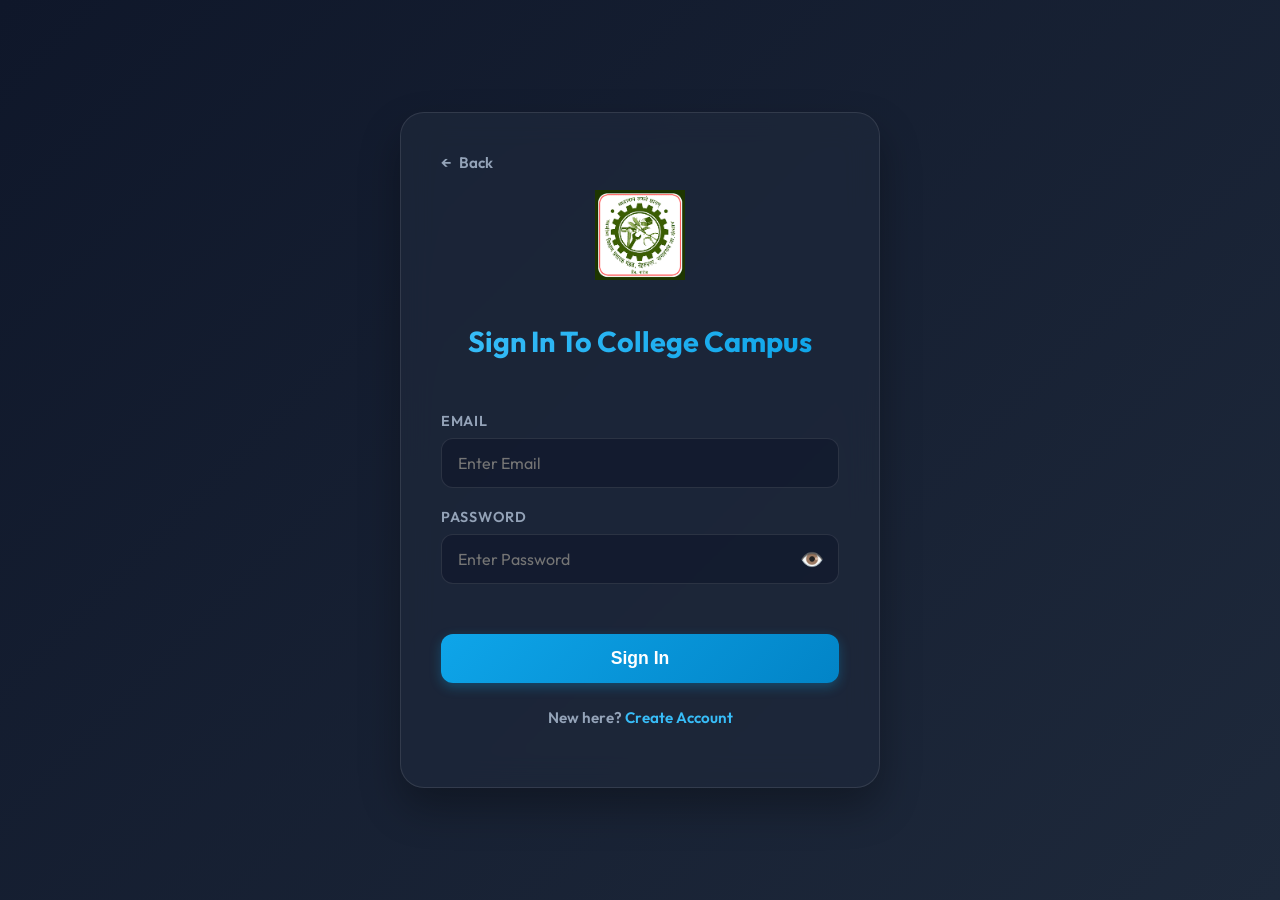
<file: signIn.html>
<!DOCTYPE html>
<html lang="en">
<head>
<meta charset="UTF-8">
<meta name="viewport" content="width=device-width, initial-scale=1.0">
<title>Sign In – Smart Campus</title>
<!-- Google Font -->
<link href="https://fonts.googleapis.com/css2?family=Outfit:wght@300;400;600;700&display=swap" rel="stylesheet">
<link rel="stylesheet" href="style.css">
<style>
    * {
        margin: 0;
        padding: 0;
        box-sizing: border-box;
    }
    body {
        margin: 0;
        font-family: 'Outfit', sans-serif;
        background: linear-gradient(135deg, #0f172a, #1e293b);
        min-height: 100vh;
        display: flex;
        align-items: center;
        justify-content: center;
        padding: 20px;
        color: #f1f5f9;
    }
    .card {
        background: rgba(30, 41, 59, 0.7);
        backdrop-filter: blur(16px);
        -webkit-backdrop-filter: blur(16px);
        border: 1px solid rgba(255, 255, 255, 0.1);
        border-radius: 24px;
        padding: 40px;
        max-width: 480px;
        width: 100%;
        box-shadow: 0 20px 40px rgba(0, 0, 0, 0.3);
        text-align: center;
    }
    .back-btn {
        display: inline-flex;
        align-items: center;
        gap: 8px;
        color: #94a3b8;
        text-decoration: none;
        font-size: 0.95rem;
        cursor: pointer;
        transition: color 0.2s ease;
        margin-bottom: 10px;
        align-self: flex-start;
    }
    .back-btn:hover {
        color: #38bdf8;
    }
    .logo {
        margin: 0 auto 20px auto;
        width: 90px;
        height: auto;
        display: flex;
        justify-content: center;
        align-items: center;
    }
    .logo img {
        width: 100%;
        height: auto;
        object-fit: contain;
    }
    h2.title {
        font-size: 1.8rem;
        font-weight: 700;
        margin-bottom: 25px;
        background: linear-gradient(135deg, #38bdf8, #0ea5e9);
        -webkit-background-clip: text;
        -webkit-text-fill-color: transparent;
    }
    /* Form */
    .form {
        display: flex;
        flex-direction: column;
        text-align: left;
    }
    .form label {
        font-size: 0.9rem;
        font-weight: 600;
        color: #94a3b8;
        margin-bottom: 8px;
        text-transform: uppercase;
        letter-spacing: 0.05em;
    }
    .form input {
        width: 100%;
        padding: 14px 16px;
        background: rgba(15, 23, 42, 0.6);
        border: 1px solid rgba(255, 255, 255, 0.1);
        border-radius: 12px;
        color: #ffffff;
        font-size: 1rem;
        font-family: inherit;
        margin-bottom: 20px;
        transition: all 0.3s ease;
    }
    .form input:focus {
        outline: none;
        border-color: #0ea5e9;
        background: rgba(15, 23, 42, 0.8);
        box-shadow: 0 0 0 4px rgba(14, 165, 233, 0.15);
    }
    .password-box {
        position: relative;
        display: flex;
        align-items: center;
        width: 100%;
    }
    .password-box input {
        margin-bottom: 0;
        padding-right: 50px;
    }
    .password-toggle-icon {
        position: absolute;
        right: 16px;
        cursor: pointer;
        color: #94a3b8;
        font-size: 1.2rem;
        user-select: none;
        transition: color 0.2s ease;
    }
    .password-toggle-icon:hover {
        color: #38bdf8;
    }
    .form button {
        background: linear-gradient(135deg, #0ea5e9, #0284c7);
        color: #ffffff;
        border: none;
        padding: 14px;
        font-size: 1.1rem;
        font-weight: 600;
        border-radius: 12px;
        cursor: pointer;
        margin-top: 30px;
        transition: all 0.3s ease;
        box-shadow: 0 4px 12px rgba(14, 165, 233, 0.3);
    }
    .form button:hover {
        background: linear-gradient(135deg, #38bdf8, #0ea5e9);
        transform: translateY(-1px);
        box-shadow: 0 6px 18px rgba(14, 165, 233, 0.4);
    }
    .form button:active {
        transform: translateY(0);
    }
    .signUp {
        margin-top: 25px;
        text-align: center;
        font-size: 0.95rem;
        color: #94a3b8;
    }
    .signUp a {
        color: #38bdf8;
        text-decoration: none;
        font-weight: 600;
        transition: color 0.2s ease;
    }
    .signUp a:hover {
        color: #0ea5e9;
        text-decoration: underline;
    }
</style>
</head>
<body>

<div class="card">
    <div class="back-btn" onclick="goBack()">
        <span>←</span> Back
    </div>
    
    <div class="logo">
        <img src="images/gramin_logo.png" alt="Gramin Logo">
    </div>

    <h2 class="title">Sign In To College Campus</h2>

    <form class="form" id="loginForm">
        <label for="loginEmail">Email</label>
        <input type="email" id="loginEmail" placeholder="Enter Email" required>

        <label for="loginPassword">Password</label>
        <div class="password-box">
            <input type="password" id="loginPassword" placeholder="Enter Password" required>
            <span class="password-toggle-icon" onclick="togglePassword('loginPassword')">👁️</span>
        </div>

        <button type="submit">Sign In</button>

        <p class="signUp">
            New here?
            <a href="signUp.html">Create Account</a>
        </p>
    </form>
</div>

<script src="script.js"></script>
</body>
</html>
</file>
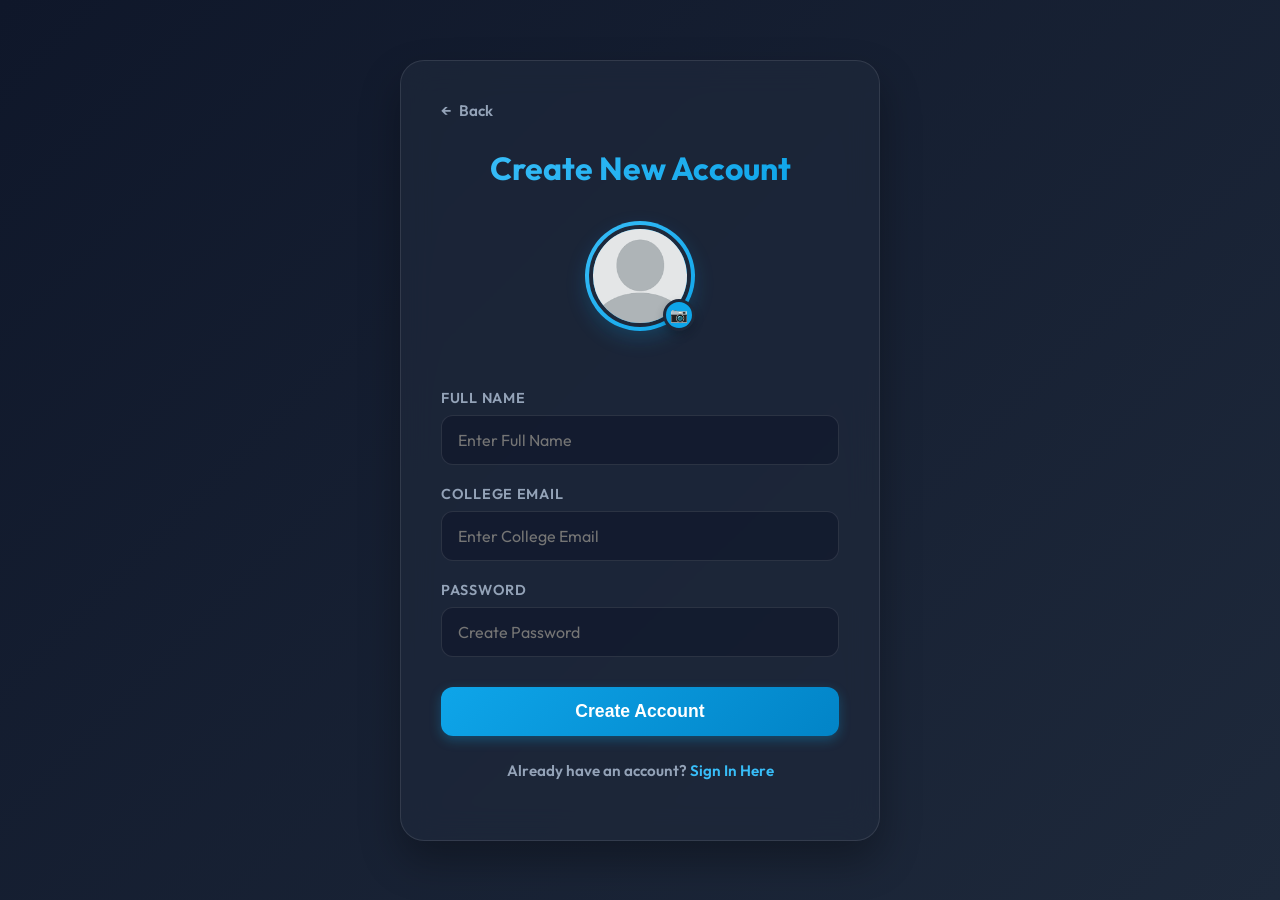
<file: signUp.html>
<!DOCTYPE html>
<html lang="en">
<head>
<meta charset="UTF-8">
<meta name="viewport" content="width=device-width, initial-scale=1.0">
<title>Create Account – Smart Campus</title>
<!-- Google Font -->
<link href="https://fonts.googleapis.com/css2?family=Outfit:wght@300;400;600;700&display=swap" rel="stylesheet">
<link rel="stylesheet" href="style.css">
<style>
    * {
        margin: 0;
        padding: 0;
        box-sizing: border-box;
    }
    body {
        margin: 0;
        font-family: 'Outfit', sans-serif;
        background: linear-gradient(135deg, #0f172a, #1e293b);
        min-height: 100vh;
        display: flex;
        align-items: center;
        justify-content: center;
        padding: 20px;
        color: #f1f5f9;
    }
    .card {
        background: rgba(30, 41, 59, 0.7);
        backdrop-filter: blur(16px);
        -webkit-backdrop-filter: blur(16px);
        border: 1px solid rgba(255, 255, 255, 0.1);
        border-radius: 24px;
        padding: 40px;
        max-width: 480px;
        width: 100%;
        box-shadow: 0 20px 40px rgba(0, 0, 0, 0.3);
        text-align: center;
    }
    .back-btn {
        display: inline-flex;
        align-items: center;
        gap: 8px;
        color: #94a3b8;
        text-decoration: none;
        font-size: 0.95rem;
        cursor: pointer;
        transition: color 0.2s ease;
        margin-bottom: 20px;
        align-self: flex-start;
    }
    .back-btn:hover {
        color: #38bdf8;
    }
    h2 {
        font-size: 2rem;
        font-weight: 700;
        margin-bottom: 25px;
        background: linear-gradient(135deg, #38bdf8, #0ea5e9);
        -webkit-background-clip: text;
        -webkit-text-fill-color: transparent;
    }
    /* Profile Upload */
    .profile-upload {
        position: relative;
        width: 110px;
        height: 110px;
        margin: 0 auto 30px auto;
        border-radius: 50%;
        padding: 4px;
        background: linear-gradient(135deg, #38bdf8, #0ea5e9);
        box-shadow: 0 8px 20px rgba(14, 165, 233, 0.2);
    }
    .profile-img {
        width: 100%;
        height: 100%;
        border-radius: 50%;
        object-fit: cover;
        background: #1e293b;
        border: 4px solid #1e293b;
    }
    #imageInput {
        display: none;
    }
    .camera {
        position: absolute;
        bottom: 0;
        right: 0;
        background: #0ea5e9;
        color: white;
        width: 32px;
        height: 32px;
        border-radius: 50%;
        display: flex;
        align-items: center;
        justify-content: center;
        cursor: pointer;
        border: 3px solid #1e293b;
        box-shadow: 0 4px 10px rgba(0, 0, 0, 0.2);
        font-size: 0.9rem;
        transition: all 0.2s ease;
    }
    .camera:hover {
        background: #38bdf8;
        transform: scale(1.1);
    }
    /* Form */
    .form {
        display: flex;
        flex-direction: column;
        text-align: left;
    }
    .form label {
        font-size: 0.9rem;
        font-weight: 600;
        color: #94a3b8;
        margin-bottom: 8px;
        text-transform: uppercase;
        letter-spacing: 0.05em;
    }
    .form input {
        width: 100%;
        padding: 14px 16px;
        background: rgba(15, 23, 42, 0.6);
        border: 1px solid rgba(255, 255, 255, 0.1);
        border-radius: 12px;
        color: #ffffff;
        font-size: 1rem;
        font-family: inherit;
        margin-bottom: 20px;
        transition: all 0.3s ease;
    }
    .form input:focus {
        outline: none;
        border-color: #0ea5e9;
        background: rgba(15, 23, 42, 0.8);
        box-shadow: 0 0 0 4px rgba(14, 165, 233, 0.15);
    }
    .form button {
        background: linear-gradient(135deg, #0ea5e9, #0284c7);
        color: #ffffff;
        border: none;
        padding: 14px;
        font-size: 1.1rem;
        font-weight: 600;
        border-radius: 12px;
        cursor: pointer;
        margin-top: 10px;
        transition: all 0.3s ease;
        box-shadow: 0 4px 12px rgba(14, 165, 233, 0.3);
    }
    .form button:hover {
        background: linear-gradient(135deg, #38bdf8, #0ea5e9);
        transform: translateY(-1px);
        box-shadow: 0 6px 18px rgba(14, 165, 233, 0.4);
    }
    .form button:active {
        transform: translateY(0);
    }
    .signIn {
        margin-top: 25px;
        text-align: center;
        font-size: 0.95rem;
        color: #94a3b8;
    }
    .signIn a {
        color: #38bdf8;
        text-decoration: none;
        font-weight: 600;
        transition: color 0.2s ease;
    }
    .signIn a:hover {
        color: #0ea5e9;
        text-decoration: underline;
    }
</style>
</head>
<body>

<div class="card">
    <div class="back-btn" onclick="goBack()">
        <span>←</span> Back
    </div>
    
    <h2>Create New Account</h2>

    <div class="profile-upload">
        <img id="profileImage" src="images/profile1.png" class="profile-img">
        <input type="file" id="imageInput">
        <label for="imageInput" class="camera">📷</label>
    </div>

    <form class="form">
        <label for="name">Full Name</label>
        <input type="text" id="name" placeholder="Enter Full Name">

        <label for="email">College Email</label>
        <input type="email" id="email" placeholder="Enter College Email">

        <label for="password">Password</label>
        <input type="password" id="password" placeholder="Create Password">

        <button type="button" onclick="createAccount()">Create Account</button>

        <div class="signIn">
            Already have an account?
            <a href="signIn.html">Sign In Here</a>
        </div>
    </form>
</div>

<script src="script.js"></script>
</body>
</html>
</file>
<file: style.css>
/* IMPORT MODERN FONT */
@import url('https://fonts.googleapis.com/css2?family=Outfit:wght@300;400;600;700&display=swap');

/* RESET */
* {
    margin: 0;
    padding: 0;
    box-sizing: border-box;
}

/* BODY */
body {
    font-family: 'Outfit', sans-serif;
    background: linear-gradient(135deg, #0f172a, #1e293b);
    color: #f1f5f9;
    min-height: 100vh;
    padding-bottom: 90px; /* Space for bottom nav */
}

/* =========================
   CONTAINER (MOBILE FIRST DASHBOARD)
========================= */
.container {
    width: 100%;
    max-width: 500px;
    margin: 0 auto;
    padding: 20px;
}

/* =========================
   HEADER (GLASSMORPHIC)
========================= */
.header {
    display: flex;
    align-items: center;
    justify-content: space-between;
    padding: 16px 20px;
    background: rgba(30, 41, 59, 0.75);
    backdrop-filter: blur(12px);
    -webkit-backdrop-filter: blur(12px);
    border: 1px solid rgba(255, 255, 255, 0.08);
    border-radius: 20px;
    margin-bottom: 25px;
    box-shadow: 0 8px 32px rgba(0, 0, 0, 0.2);
}

.header h2 {
    color: #ffffff;
    font-size: 1.3rem;
    font-weight: 700;
    margin: 0;
}

.header p {
    font-size: 0.85rem;
    color: #94a3b8;
    margin-top: 2px;
}

.header img.profile {
    width: 42px;
    height: 42px;
    border-radius: 50%;
    object-fit: cover;
    border: 2px solid #0ea5e9;
}

/* BACK BUTTON */
.back {
    font-size: 22px;
    cursor: pointer;
    color: #94a3b8;
    transition: color 0.2s ease;
}
.back:hover {
    color: #38bdf8;
}

/* LOGO CENTER */
.logo {
    text-align: center;
    margin: 20px auto 10px auto;
}

.logo img {
    width: 90px;
    height: auto;
}

/* TITLE CENTER */
.title {
    text-align: center;
    margin-top: 15px;
    color: #ffffff;
    font-weight: 700;
    font-size: 1.6rem;
}

/* =========================
   GRID (DASHBOARD)
========================= */
.grid {
    display: grid;
    grid-template-columns: repeat(2, 1fr);
    gap: 15px;
    margin-bottom: 25px;
}

/* CARDS */
.card {
    padding: 25px 15px;
    border-radius: 20px;
    color: white;
    font-weight: 600;
    font-size: 1rem;
    cursor: pointer;
    text-align: center;
    transition: all 0.3s cubic-bezier(0.4, 0, 0.2, 1);
    box-shadow: 0 4px 15px rgba(0, 0, 0, 0.15);
    display: flex;
    flex-direction: column;
    align-items: center;
    justify-content: center;
    gap: 8px;
    border: 1px solid rgba(255, 255, 255, 0.05);
}

.card:hover {
    transform: translateY(-4px);
    box-shadow: 0 8px 25px rgba(0, 0, 0, 0.25);
}

.card .material-icons {
    font-size: 2.2rem;
}

.card.add-card {
    grid-column: span 2;
    background: rgba(30, 41, 59, 0.5);
    border: 1px dashed rgba(255, 255, 255, 0.2);
    color: #94a3b8;
}

.card.add-card:hover {
    background: rgba(30, 41, 59, 0.7);
    border-color: #0ea5e9;
    color: #ffffff;
}

.card.add-card .add-icon {
    color: #0ea5e9;
    font-size: 2.5rem;
}

/* COLORS */
.red { background: linear-gradient(135deg, #ef4444, #f97316); }
.blue { background: linear-gradient(135deg, #2563eb, #06b6d4); }
.pink { background: linear-gradient(135deg, #ec4899, #8b5cf6); }
.green { background: linear-gradient(135deg, #10b981, #14b8a6); }

/* =========================
   BOX / SECTIONS
========================= */
.box {
    margin-top: 20px;
    padding: 20px;
    background: rgba(30, 41, 59, 0.7);
    backdrop-filter: blur(12px);
    -webkit-backdrop-filter: blur(12px);
    border: 1px solid rgba(255, 255, 255, 0.08);
    border-radius: 20px;
    box-shadow: 0 8px 32px rgba(0, 0, 0, 0.15);
}

.box h1, .box h3 {
    color: #ffffff;
    font-weight: 700;
}

/* TABS */
.tabs {
    display: flex;
    background: rgba(15, 23, 42, 0.6);
    padding: 4px;
    border-radius: 12px;
    margin-top: 20px;
    margin-bottom: 15px;
    border: 1px solid rgba(255, 255, 255, 0.05);
}

.tabs span, .tabs .tab {
    flex: 1;
    text-align: center;
    padding: 8px 12px;
    font-size: 0.9rem;
    font-weight: 600;
    cursor: pointer;
    border-radius: 8px;
    transition: all 0.2s ease;
    color: #94a3b8;
}

.tabs span.active, .tabs .tab.active {
    background: #0ea5e9;
    color: #ffffff;
    box-shadow: 0 4px 10px rgba(14, 165, 233, 0.2);
}

/* =========================
   POSTS FEED
========================= */
.post {
    margin-top: 20px;
    background: rgba(30, 41, 59, 0.7);
    backdrop-filter: blur(12px);
    -webkit-backdrop-filter: blur(12px);
    border: 1px solid rgba(255, 255, 255, 0.08);
    border-radius: 24px;
    overflow: hidden;
    box-shadow: 0 10px 30px rgba(0, 0, 0, 0.2);
}

.post-header {
    display: flex;
    align-items: center;
    padding: 16px;
    gap: 12px;
}

.post-profile {
    width: 40px;
    height: 40px;
    border-radius: 50%;
    object-fit: cover;
    border: 2px solid rgba(255, 255, 255, 0.1);
}

.post-header h4 {
    font-size: 0.95rem;
    font-weight: 600;
    color: #ffffff;
}

.post-header p {
    font-size: 0.8rem;
    color: #94a3b8;
}

.post-image {
    width: 100%;
    height: 280px;
    object-fit: cover;
    display: block;
}

/* ACTIONS */
.post-actions {
    display: flex;
    justify-content: space-around;
    padding: 14px;
    border-top: 1px solid rgba(255, 255, 255, 0.05);
    background: rgba(15, 23, 42, 0.2);
}

.action-btn {
    cursor: pointer;
    display: flex;
    align-items: center;
    gap: 6px;
    font-size: 0.85rem;
    color: #94a3b8;
    transition: all 0.2s ease;
}

.action-btn:hover {
    color: #38bdf8;
}

.action-btn .material-icons {
    font-size: 1.25rem;
}

.action-btn:first-child:hover {
    color: #ef4444; /* Favorite color */
}

/* =========================
   FORM ELEMENTS
========================= */
.form {
    width: 100%;
    max-width: 100%;
    margin: 20px auto;
    display: flex;
    flex-direction: column;
}

.form label {
    font-size: 0.85rem;
    font-weight: 600;
    color: #94a3b8;
    margin-bottom: 6px;
    text-transform: uppercase;
    letter-spacing: 0.05em;
}

/* INPUT */
.form input {
    width: 100%;
    padding: 14px 16px;
    background: rgba(15, 23, 42, 0.6);
    border: 1px solid rgba(255, 255, 255, 0.1);
    border-radius: 12px;
    color: #ffffff;
    font-size: 0.95rem;
    margin-bottom: 20px;
    transition: all 0.3s ease;
}

.form input:focus {
    outline: none;
    border-color: #0ea5e9;
    background: rgba(15, 23, 42, 0.8);
    box-shadow: 0 0 0 4px rgba(14, 165, 233, 0.15);
}

/* BUTTON */
.form button {
    width: 100%;
    margin-top: 10px;
    padding: 14px;
    background: linear-gradient(135deg, #0ea5e9, #0284c7);
    color: white;
    border: none;
    border-radius: 12px;
    font-size: 1rem;
    font-weight: 600;
    cursor: pointer;
    transition: all 0.3s ease;
    box-shadow: 0 4px 12px rgba(14, 165, 233, 0.3);
}

.form button:hover {
    background: linear-gradient(135deg, #38bdf8, #0ea5e9);
    transform: translateY(-1px);
    box-shadow: 0 6px 18px rgba(14, 165, 233, 0.4);
}

/* SIGNUP TEXT */
.signUpText {
    text-align: center;
    margin-top: 20px;
    font-size: 0.9rem;
    color: #94a3b8;
}

.signUpText a {
    color: #38bdf8;
    text-decoration: none;
    font-weight: 600;
}

.signUpText a:hover {
    text-decoration: underline;
}

/* =========================
   PROFILE IMAGE UPLOAD
========================= */
.profile-upload {
    position: relative;
    width: 100px;
    height: 100px;
    margin: 20px auto;
}

.profile-img {
    width: 100%;
    height: 100%;
    border-radius: 50%;
    object-fit: cover;
    border: 3px solid #0ea5e9;
}

#imageInput {
    display: none;
}

.camera {
    position: absolute;
    bottom: 0;
    right: 0;
    background: #0ea5e9;
    color: white;
    width: 30px;
    height: 30px;
    border-radius: 50%;
    display: flex;
    align-items: center;
    justify-content: center;
    cursor: pointer;
    border: 2px solid #1e293b;
    font-size: 0.8rem;
}

/* PASSWORD BOX */
.password-box {
    position: relative;
    display: flex;
    align-items: center;
    width: 100%;
    margin-bottom: 20px;
}

.password-box input {
    margin-bottom: 0;
    padding-right: 45px;
}

.password-box span {
    position: absolute;
    right: 15px;
    cursor: pointer;
    color: #94a3b8;
    user-select: none;
}

/* LOGOUT BUTTON */
.logout-btn {
    background: rgba(239, 68, 68, 0.2);
    border: 1px solid rgba(239, 68, 68, 0.3);
    color: #ef4444;
    width: 38px;
    height: 38px;
    border-radius: 50%;
    cursor: pointer;
    display: flex;
    align-items: center;
    justify-content: center;
    transition: all 0.2s ease;
}

.logout-btn:hover {
    background: #ef4444;
    color: white;
    transform: scale(1.05);
    box-shadow: 0 4px 12px rgba(239, 68, 68, 0.3);
}

.logout-btn .material-icons {
    font-size: 1.15rem;
}

/* =========================
   BOTTOM NAVIGATION
========================= */
.bottom-nav {
    position: fixed;
    bottom: 0;
    left: 50%;
    transform: translateX(-50%);
    width: 100%;
    max-width: 500px;
    background: rgba(30, 41, 59, 0.85);
    backdrop-filter: blur(20px);
    -webkit-backdrop-filter: blur(20px);
    display: flex;
    justify-content: space-around;
    align-items: center;
    padding: 10px 0;
    box-shadow: 0 -8px 32px rgba(0, 0, 0, 0.3);
    border-top: 1px solid rgba(255, 255, 255, 0.08);
    border-top-left-radius: 24px;
    border-top-right-radius: 24px;
    z-index: 1000;
}

.nav-item {
    cursor: pointer;
    color: #94a3b8;
    padding: 10px;
    border-radius: 12px;
    transition: all 0.3s cubic-bezier(0.4, 0, 0.2, 1);
    display: flex;
    align-items: center;
    justify-content: center;
}

.nav-item .material-icons {
    font-size: 1.6rem;
}

.nav-item.active {
    color: #0ea5e9;
    background: rgba(14, 165, 233, 0.1);
    transform: translateY(-2px);
}

.nav-item:hover:not(.active) {
    color: #ffffff;
    background: rgba(255, 255, 255, 0.05);
}

/* RESPONSIVE */
@media (max-width: 500px) {
    .container {
        padding: 15px;
    }
}
</file>
